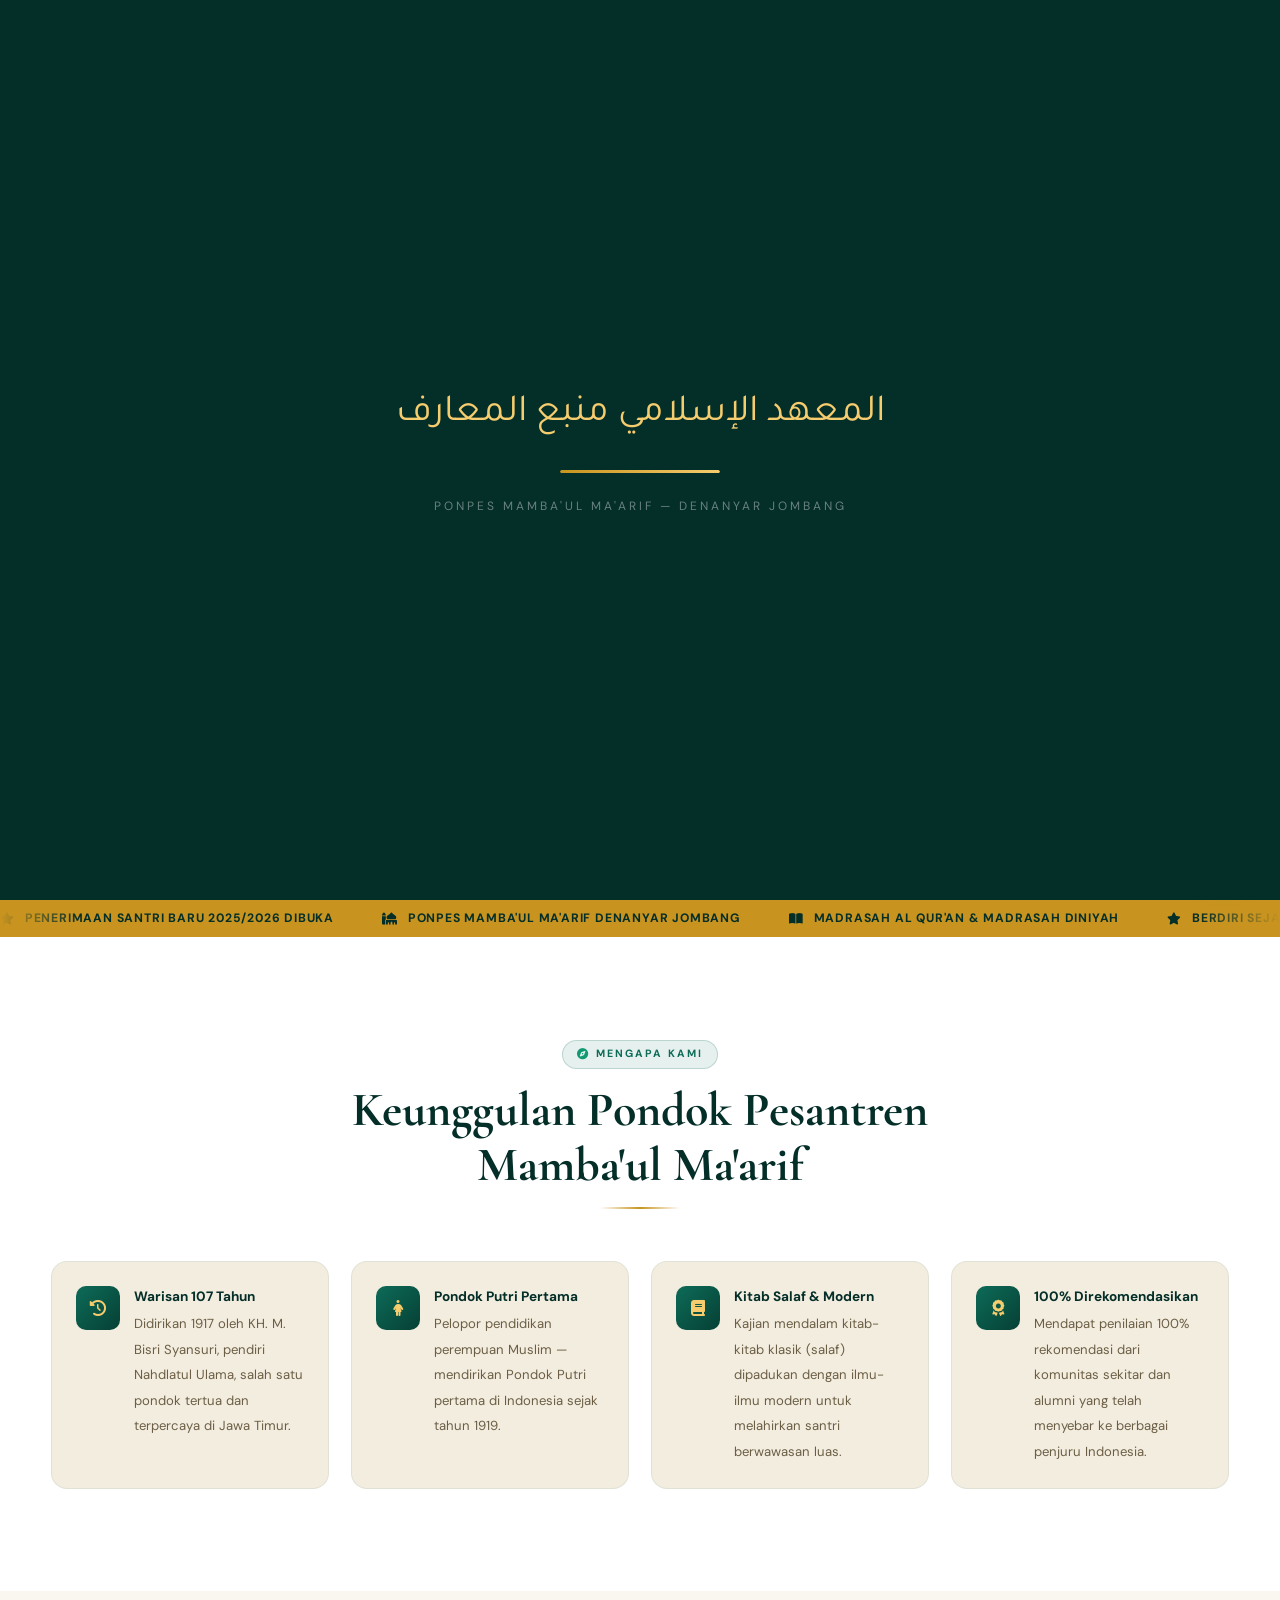
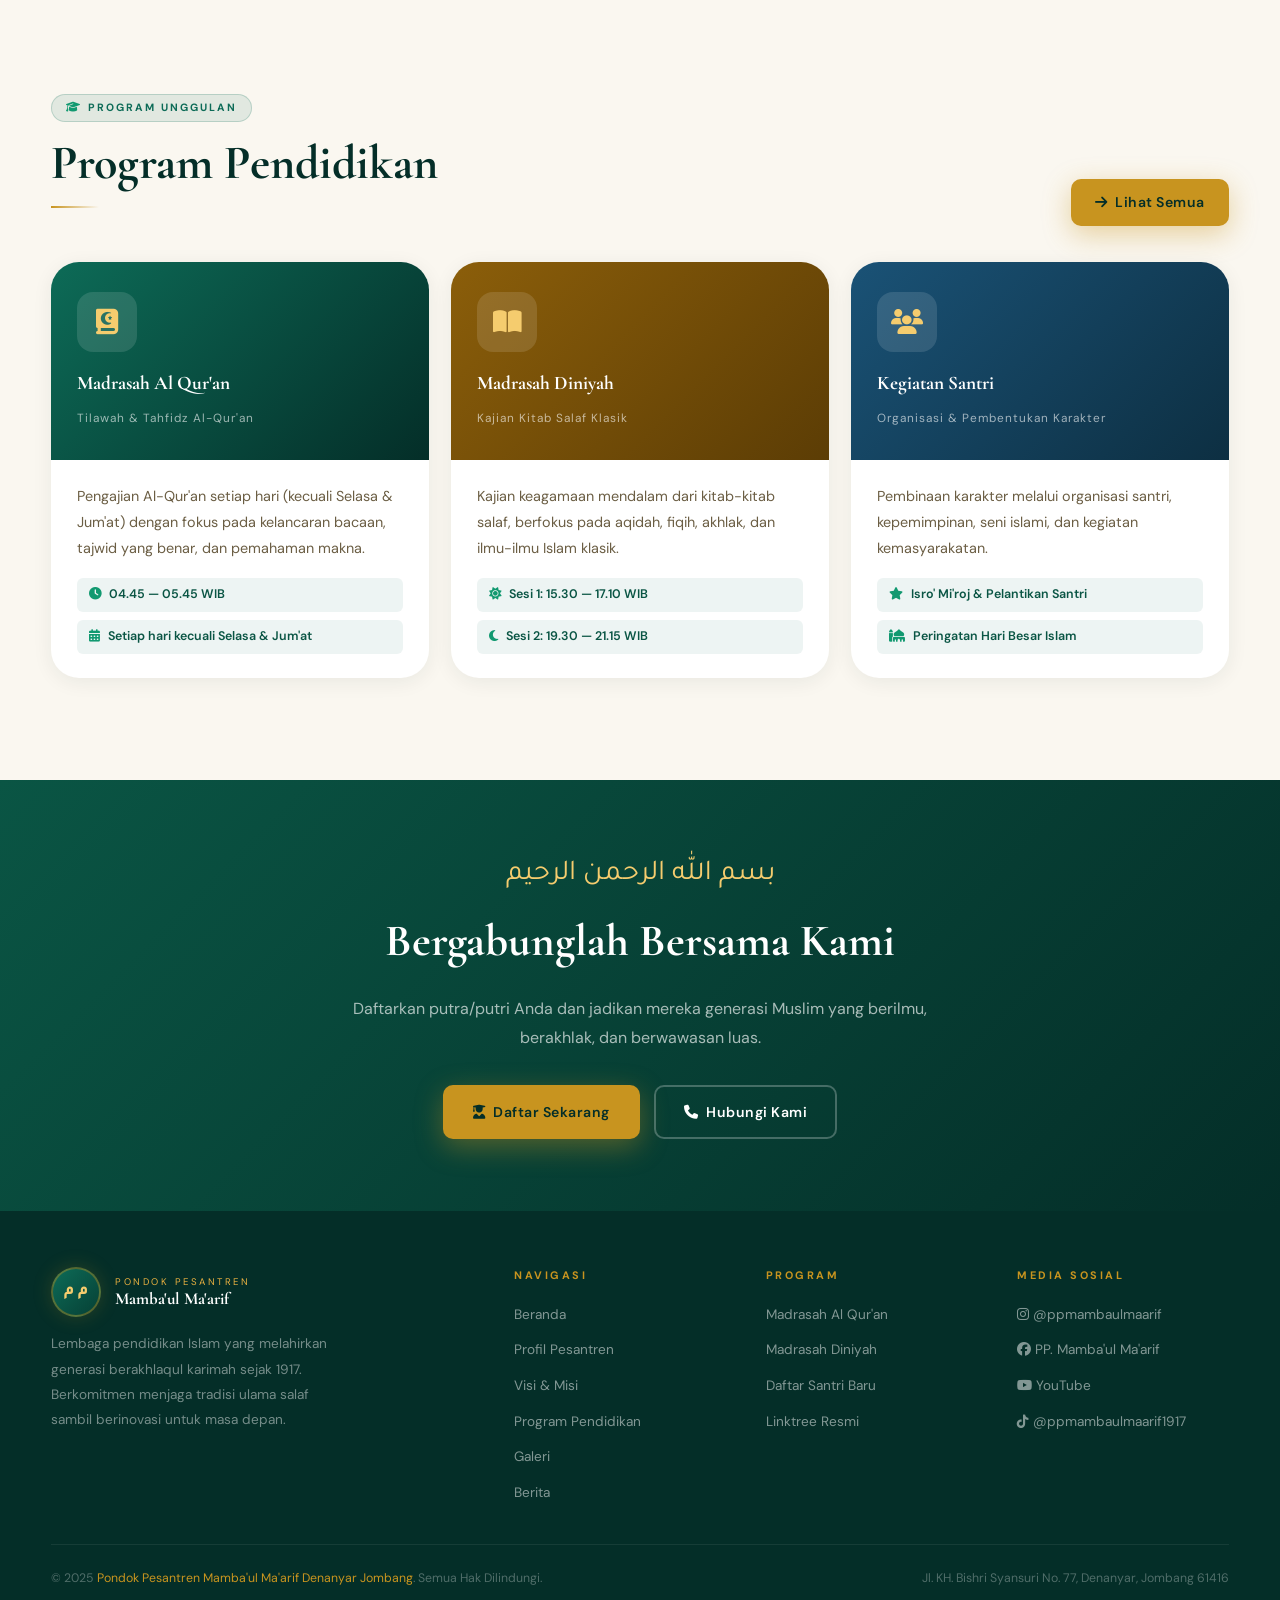
<file: index.html>
<!DOCTYPE html>
<html lang="id">
<head>
  <meta charset="UTF-8"/>
  <meta name="viewport" content="width=device-width, initial-scale=1.0"/>
  <meta name="description" content="Pondok Pesantren Mamba'ul Ma'arif Denanyar Jombang - Lembaga Pendidikan Islam terkemuka sejak 1917"/>
  <meta name="keywords" content="pondok pesantren, mamba'ul ma'arif, cdenanyar, jombang, pesantren jombang, daftar santri"/>
  <meta name="author" content="Ponpes Mamba'ul Ma'arif"/>
  <meta property="og:title" content="Ponpes Mamba'ul Ma'arif | Denanyar Jombang"/>
  <meta property="og:description" content="Lembaga pendidikan Islam terkemuka sejak 1917. Madrasah Al Qur'an & Madrasah Diniyah."/>
  <title>Ponpes Mamba'ul Ma'arif | Denanyar Jombang — Sejak 1917</title>

  <!-- Google Fonts -->
  <link href="https://fonts.googleapis.com/css2?family=Cormorant+Garamond:ital,wght@0,400;0,600;0,700;1,400&family=Tajawal:wght@300;400;700;800&family=DM+Sans:wght@300;400;500;700&display=swap" rel="stylesheet"/>

  <!-- Font Awesome Icons -->
  <link rel="stylesheet" href="https://cdnjs.cloudflare.com/ajax/libs/font-awesome/6.5.0/css/all.min.css"/>

  <!-- ===== MAIN STYLESHEET ===== -->
  <link rel="stylesheet" href="style.css"/>
</head>
<body>

<!-- =====================================================
     LOADING SCREEN
===================================================== -->
<div id="loader">
  <div class="loader-arabic">المعهد الإسلامي منبع المعارف</div>
  <div class="loader-bar"><div class="loader-fill"></div></div>
  <span class="loader-name">Ponpes Mamba'ul Ma'arif — Denanyar Jombang</span>
</div>

<!-- =====================================================
     NAVBAR
===================================================== -->
<nav id="nav">
  <div class="nav-inner">
    <a href="#" class="nav-brand" onclick="showPage('home')">
      <div class="nav-seal">م م</div>
      <div class="nav-brand-text">
        <span class="sup">Pondok Pesantren</span>
        <span class="main">Mamba'ul Ma'arif</span>
      </div>
    </a>

    <ul class="nav-links" id="navLinks">
      <li><a href="#" onclick="showPage('home')"    data-page="home">Beranda</a></li>
      <li><a href="#" onclick="showPage('about')"   data-page="about">Profil</a></li>
      <li><a href="#" onclick="showPage('vm')"      data-page="vm">Visi &amp; Misi</a></li>
      <li><a href="#" onclick="showPage('prog')"    data-page="prog">Program</a></li>
      <li><a href="#" onclick="showPage('gallery')" data-page="gallery">Galeri</a></li>
      <li><a href="#" onclick="showPage('news')"    data-page="news">Berita</a></li>
      <li><a href="#" onclick="showPage('contact')" data-page="contact">Kontak</a></li>
      <li><a href="#" onclick="showPage('reg')"     data-page="reg" class="nav-daftar">Daftar Santri</a></li>
    </ul>

    <button class="burger" id="burger" aria-label="Buka menu">
      <span></span><span></span><span></span>
    </button>
  </div>
</nav>

<!-- =====================================================
     MOBILE DRAWER
===================================================== -->
<div class="drawer" id="drawer">
  <a href="#" onclick="showPage('home')">🏠 Beranda</a>
  <a href="#" onclick="showPage('about')">📖 Profil Pesantren</a>
  <a href="#" onclick="showPage('vm')">🌟 Visi &amp; Misi</a>
  <a href="#" onclick="showPage('prog')">🎓 Program Pendidikan</a>
  <a href="#" onclick="showPage('gallery')">🖼️ Galeri</a>
  <a href="#" onclick="showPage('news')">📰 Berita</a>
  <a href="#" onclick="showPage('contact')">📍 Kontak</a>
  <a href="#" onclick="showPage('reg')" style="color:var(--gold2);font-weight:700;">✨ Daftar Santri Baru</a>
</div>

<!-- =============================================================
     PAGE: HOME
============================================================= -->
<div class="page active" id="page-home">

  <!-- Hero -->
  <section class="hero">
    <div class="hero-geo"></div>
    <div class="hero-pattern"></div>
    <div class="hero-content">
      <div class="hero-left">
        <div class="tag">
          <i class="fas fa-star-and-crescent" style="color:var(--gold3);font-size:.8rem;"></i>
          <span>Berdiri Sejak 1917 — Denanyar, Jombang</span>
        </div>
        <p class="hero-ar">المعهد الإسلامي منبع المعارف الدنيير جومبانج</p>
        <h1 class="hero-h1">Mamba'ul<br><em>Ma'arif</em></h1>
        <p class="hero-sub">Denanyar · Jombang · Jawa Timur</p>
        <div class="hero-rule"></div>
        <p class="hero-p">Lembaga pendidikan Islam yang melahirkan generasi berakhlaqul karimah, berwawasan luas, dan mampu menjawab tantangan zaman dengan tetap berpegang teguh pada tradisi ulama salaf. Pondok Putri pertama di Indonesia.</p>
        <div class="hero-btns">
          <a href="#" onclick="showPage('reg')" class="btn btn-gold"><i class="fas fa-user-graduate"></i> Daftar Santri Baru</a>
          <a href="#" onclick="showPage('about')" class="btn btn-ghost"><i class="fas fa-book-open"></i> Profil Pondok</a>
        </div>
      </div>

      <div class="hero-right">
        <div class="hero-cards">
          <div class="hc rev"><span class="n" data-count="107">0</span><span class="l">Tahun Berdiri</span></div>
          <div class="hc rev"><span class="n" data-count="5">0</span><span class="l">Generasi Pengasuh</span></div>
          <div class="hc rev"><span class="n" data-count="9900">0</span><span class="l">Pengikut Instagram</span></div>
          <div class="hc rev"><span class="n">1917</span><span class="l">Tahun Pendirian</span></div>
        </div>
        <div class="hero-qcard">
          <p>"Mengembangkan Tradisi dan Berinovasi — Al-Muhafadhotul Alaa Qodimissholih Wal Akhdzu Bil Jadidil Asla"</p>
          <cite>— KH. M. Bisri Syansuri, Pendiri Ponpes</cite>
        </div>
      </div>
    </div>
    <div class="hero-scroll"><i class="fas fa-chevron-down"></i><span>Scroll</span></div>
  </section>

  <!-- Ticker -->
  <div class="ticker">
    <div class="ticker-track" id="ttk">
      <span class="ticker-item"><i class="fas fa-star"></i> Penerimaan Santri Baru 2025/2026 Dibuka</span>
      <span class="ticker-item"><i class="fas fa-mosque"></i> Ponpes Mamba'ul Ma'arif Denanyar Jombang</span>
      <span class="ticker-item"><i class="fas fa-book-open"></i> Madrasah Al Qur'an &amp; Madrasah Diniyah</span>
      <span class="ticker-item"><i class="fas fa-star"></i> Berdiri Sejak 1917 — Pondok Putri Pertama di Indonesia</span>
      <span class="ticker-item"><i class="fas fa-hashtag"></i> @ppmambaulmaarif | @ppmambaulmaarif1917</span>
      <!-- Duplicate for infinite scroll -->
      <span class="ticker-item"><i class="fas fa-star"></i> Penerimaan Santri Baru 2025/2026 Dibuka</span>
      <span class="ticker-item"><i class="fas fa-mosque"></i> Ponpes Mamba'ul Ma'arif Denanyar Jombang</span>
      <span class="ticker-item"><i class="fas fa-book-open"></i> Madrasah Al Qur'an &amp; Madrasah Diniyah</span>
      <span class="ticker-item"><i class="fas fa-star"></i> Berdiri Sejak 1917 — Pondok Putri Pertama di Indonesia</span>
      <span class="ticker-item"><i class="fas fa-hashtag"></i> @ppmambaulmaarif | @ppmambaulmaarif1917</span>
    </div>
  </div>

  <!-- Highlights -->
  <section class="sec" style="background:var(--white);">
    <div class="sec-inner">
      <div style="text-align:center;max-width:640px;margin:0 auto 52px;">
        <div class="sec-label rev"><i class="fas fa-compass"></i><span>Mengapa Kami</span></div>
        <h2 class="sec-title rev">Keunggulan Pondok Pesantren<br>Mamba'ul Ma'arif</h2>
        <div class="sec-rule rev" style="margin:0 auto;background:linear-gradient(90deg,transparent,var(--gold),transparent);width:80px;"></div>
      </div>
      <div style="display:grid;grid-template-columns:repeat(auto-fit,minmax(260px,1fr));gap:22px;">
        <div class="af rev" style="padding:24px;border-radius:var(--radius);">
          <div class="af-icon"><i class="fas fa-history"></i></div>
          <div class="af-text"><strong>Warisan 107 Tahun</strong><span>Didirikan 1917 oleh KH. M. Bisri Syansuri, pendiri Nahdlatul Ulama, salah satu pondok tertua dan terpercaya di Jawa Timur.</span></div>
        </div>
        <div class="af rev" style="padding:24px;border-radius:var(--radius);">
          <div class="af-icon"><i class="fas fa-female"></i></div>
          <div class="af-text"><strong>Pondok Putri Pertama</strong><span>Pelopor pendidikan perempuan Muslim — mendirikan Pondok Putri pertama di Indonesia sejak tahun 1919.</span></div>
        </div>
        <div class="af rev" style="padding:24px;border-radius:var(--radius);">
          <div class="af-icon"><i class="fas fa-book"></i></div>
          <div class="af-text"><strong>Kitab Salaf &amp; Modern</strong><span>Kajian mendalam kitab-kitab klasik (salaf) dipadukan dengan ilmu-ilmu modern untuk melahirkan santri berwawasan luas.</span></div>
        </div>
        <div class="af rev" style="padding:24px;border-radius:var(--radius);">
          <div class="af-icon"><i class="fas fa-award"></i></div>
          <div class="af-text"><strong>100% Direkomendasikan</strong><span>Mendapat penilaian 100% rekomendasi dari komunitas sekitar dan alumni yang telah menyebar ke berbagai penjuru Indonesia.</span></div>
        </div>
      </div>
    </div>
  </section>

  <!-- Program Preview -->
  <section class="sec" style="background:var(--cream);">
    <div class="sec-inner">
      <div style="display:flex;justify-content:space-between;align-items:flex-end;flex-wrap:wrap;gap:20px;margin-bottom:36px;">
        <div>
          <div class="sec-label rev"><i class="fas fa-graduation-cap"></i><span>Program Unggulan</span></div>
          <h2 class="sec-title rev">Program Pendidikan</h2>
          <div class="sec-rule rev"></div>
        </div>
        <a href="#" onclick="showPage('prog')" class="btn btn-gold rev" style="padding:10px 22px;"><i class="fas fa-arrow-right"></i> Lihat Semua</a>
      </div>
      <div class="prog-grid">
        <div class="prog-card rev">
          <div class="prog-top">
            <div class="prog-icon"><i class="fas fa-quran"></i></div>
            <h3>Madrasah Al Qur'an</h3>
            <span class="pt">Tilawah &amp; Tahfidz Al-Qur'an</span>
          </div>
          <div class="prog-body">
            <p>Pengajian Al-Qur'an setiap hari (kecuali Selasa &amp; Jum'at) dengan fokus pada kelancaran bacaan, tajwid yang benar, dan pemahaman makna.</p>
            <div class="prog-pills">
              <div class="pill"><i class="fas fa-clock"></i><span>04.45 — 05.45 WIB</span></div>
              <div class="pill"><i class="fas fa-calendar-alt"></i><span>Setiap hari kecuali Selasa &amp; Jum'at</span></div>
            </div>
          </div>
        </div>
        <div class="prog-card rev">
          <div class="prog-top" style="background:linear-gradient(135deg,#8b5e0a,#5c3d05);">
            <div class="prog-icon"><i class="fas fa-book-open"></i></div>
            <h3>Madrasah Diniyah</h3>
            <span class="pt">Kajian Kitab Salaf Klasik</span>
          </div>
          <div class="prog-body">
            <p>Kajian keagamaan mendalam dari kitab-kitab salaf, berfokus pada aqidah, fiqih, akhlak, dan ilmu-ilmu Islam klasik.</p>
            <div class="prog-pills">
              <div class="pill"><i class="fas fa-sun"></i><span>Sesi 1: 15.30 — 17.10 WIB</span></div>
              <div class="pill"><i class="fas fa-moon"></i><span>Sesi 2: 19.30 — 21.15 WIB</span></div>
            </div>
          </div>
        </div>
        <div class="prog-card rev">
          <div class="prog-top" style="background:linear-gradient(135deg,#1a5276,#0d2f42);">
            <div class="prog-icon"><i class="fas fa-users"></i></div>
            <h3>Kegiatan Santri</h3>
            <span class="pt">Organisasi &amp; Pembentukan Karakter</span>
          </div>
          <div class="prog-body">
            <p>Pembinaan karakter melalui organisasi santri, kepemimpinan, seni islami, dan kegiatan kemasyarakatan.</p>
            <div class="prog-pills">
              <div class="pill"><i class="fas fa-star"></i><span>Isro' Mi'roj &amp; Pelantikan Santri</span></div>
              <div class="pill"><i class="fas fa-mosque"></i><span>Peringatan Hari Besar Islam</span></div>
            </div>
          </div>
        </div>
      </div>
    </div>
  </section>

  <!-- CTA Banner -->
  <section style="background:linear-gradient(135deg,var(--g700),var(--g900));padding:72px clamp(20px,4%,60px);text-align:center;">
    <div style="max-width:640px;margin:0 auto;">
      <p style="font-family:var(--ff-arabic);font-size:1.8rem;color:var(--gold3);margin-bottom:8px;" class="rev">بسم الله الرحمن الرحيم</p>
      <h2 style="font-family:var(--ff-display);font-size:clamp(1.8rem,4vw,2.8rem);color:var(--white);margin-bottom:16px;" class="rev">Bergabunglah Bersama Kami</h2>
      <p style="color:rgba(255,255,255,.65);line-height:1.85;margin-bottom:32px;" class="rev">Daftarkan putra/putri Anda dan jadikan mereka generasi Muslim yang berilmu, berakhlak, dan berwawasan luas.</p>
      <div style="display:flex;gap:14px;justify-content:center;flex-wrap:wrap;" class="rev">
        <a href="#" onclick="showPage('reg')" class="btn btn-gold"><i class="fas fa-user-graduate"></i> Daftar Sekarang</a>
        <a href="#" onclick="showPage('contact')" class="btn btn-ghost"><i class="fas fa-phone"></i> Hubungi Kami</a>
      </div>
    </div>
  </section>
</div><!-- end #page-home -->


<!-- =============================================================
     PAGE: ABOUT / PROFIL
============================================================= -->
<div class="page" id="page-about">
  <section class="sec" style="padding-top:100px;">
    <div class="sec-inner">
      <div class="about-grid">
        <div class="rev-l">
          <div class="about-img-wrap">
            <div class="about-img-main">
              <div class="about-img-placeholder">
                <i class="fas fa-mosque"></i>
                <p style="font-family:var(--ff-display);font-size:1.1rem;">Ponpes Mamba'ul Ma'arif</p>
                <p style="font-size:.8rem;">Denanyar, Jombang</p>
              </div>
            </div>
            <div class="about-year-badge">
              <span class="yr">1917</span>
              <span class="lb">Tahun Berdiri</span>
            </div>
          </div>
          <div class="about-quote">
            <p>"Pondok ini didirikan sebagai wadah Tafaqquh Fiddin dan mencetak manusia yang berakhlaqul karimah serta berwawasan luas, mampu menjawab tantangan zaman."</p>
            <cite>— KH. M. Bisri Syansuri, Pendiri</cite>
          </div>
        </div>

        <div class="rev-r">
          <div class="sec-label"><i class="fas fa-history"></i><span>Selayang Pandang</span></div>
          <h2 class="sec-title">Profil Pondok Pesantren<br>Mamba'ul Ma'arif</h2>
          <div class="sec-rule"></div>
          <p style="color:var(--muted);line-height:1.9;margin-bottom:14px;">
            Pondok Pesantren Mamba'ul Ma'arif adalah lembaga yang didirikan oleh
            <strong style="color:var(--g700)">Al-Mukarrom KH. Bishri Syansuri</strong>,
            salah satu pendiri organisasi Nahdlatul Ulama' — organisasi keagamaan terbesar di Indonesia.
          </p>
          <p style="color:var(--muted);line-height:1.9;margin-bottom:14px;">
            Beliau lahir tanggal 20 Dzulhijjah 1304 H / 18 September 1886 M di Tayu Pati.
            KH. Bishri Syansuri menimba ilmu dari ulama-ulama tersohor seperti
            <strong style="color:var(--g700)">KH. Hasyim Asy'ari, Syekh Nawawi Al-Bantani,
            Syekh Mahfudz At-Tarmasi</strong>, dan Syekh KH. Kholil Bin Latif Bangkalan.
          </p>
          <p style="color:var(--muted);line-height:1.9;margin-bottom:28px;">
            Pondok Pesantren Mamba'ul Ma'arif berdiri pada <strong style="color:var(--g700)">tahun 1917</strong>
            yang diawali dengan 4 orang santri. Dua tahun kemudian disusul dengan berdirinya
            <strong style="color:var(--g700)">Pondok Pesantren Putri yang merupakan Pondok Putri pertama di Indonesia</strong>.
          </p>
          <div class="about-feature-row">
            <div class="af">
              <div class="af-icon"><i class="fas fa-map-marker-alt"></i></div>
              <div class="af-text"><strong>Lokasi</strong><span>Jl. KH. Bishri Syansuri No. 77 Denanyar, Jombang, Jawa Timur 61416</span></div>
            </div>
            <div class="af">
              <div class="af-icon"><i class="fas fa-calendar"></i></div>
              <div class="af-text"><strong>Tahun Berdiri</strong><span>1917 — 107 tahun melahirkan generasi Muslim berakhlaqul karimah</span></div>
            </div>
            <div class="af">
              <div class="af-icon"><i class="fas fa-users"></i></div>
              <div class="af-text"><strong>Media Sosial</strong><span>@ppmambaulmaarif (IG, FB) · @ppmambaulmaarif1917 (TikTok) · 9.900+ pengikut Instagram</span></div>
            </div>
          </div>
        </div>
      </div>
    </div>
  </section>
</div><!-- end #page-about -->


<!-- =============================================================
     PAGE: VISI & MISI
============================================================= -->
<div class="page" id="page-vm">
  <section class="sec vm-bg" style="padding-top:100px;">
    <div class="sec-inner">
      <div class="vm-center">
        <div class="sec-label rev" style="margin:0 auto 14px;"><i class="fas fa-compass"></i><span>Arah &amp; Tujuan</span></div>
        <h2 class="sec-title light rev">Visi &amp; Misi</h2>
        <div class="sec-rule rev" style="margin:0 auto 18px;background:linear-gradient(90deg,transparent,var(--gold),transparent);width:80px;"></div>
        <p class="sec-desc light rev">Landasan filosofis dan arah perjuangan Pondok Pesantren Mamba'ul Ma'arif dalam mendidik generasi Muslim yang unggul.</p>
      </div>
      <div class="vm-grid">
        <div class="vm-card rev-l">
          <div class="ic"><i class="fas fa-eye"></i></div>
          <h3>Visi</h3>
          <p>Memberikan bekal kepada santri menjadi <strong style="color:var(--gold3)">ilmuan muslim yang memiliki kompetensi akademik dan metodologis ilmu keislaman</strong>, keterampilan profesional memahami perubahan zaman.</p>
        </div>
        <div class="vm-card rev-r">
          <div class="ic"><i class="fas fa-rocket"></i></div>
          <h3>Misi</h3>
          <ul>
            <li>Menjadi lembaga berkualitas dalam bidang pendidikan dan pengajaran, sehingga mampu memenuhi tuntutan pengembangan keilmuan dan kebutuhan masyarakat.</li>
            <li>Menjadi pusat studi ilmu-ilmu klasik dan modern sehingga melahirkan lulusan yang berwawasan luas dan mendalam, berketrampilan profesional.</li>
            <li>Menjadi pusat pemahaman serta pemantapan Aqidah &amp; Akhlaqul Karimah, sehingga melahirkan keunggulan moral dan intelektual.</li>
          </ul>
        </div>
      </div>
      <div style="margin-top:40px;background:rgba(255,255,255,.06);border:1px solid rgba(200,148,31,.25);border-left:4px solid var(--gold);border-radius:var(--radius);padding:32px 36px;text-align:center;" class="rev">
        <p style="font-family:var(--ff-arabic);font-size:1.6rem;color:var(--gold3);margin-bottom:10px;">الْمُحَافَظَةُ عَلَى الْقَدِيمِ الصَّالِحِ وَالأَخْذُ بِالْجَدِيدِ الأَصْلَحِ</p>
        <p style="color:rgba(255,255,255,.75);font-size:1rem;font-style:italic;">
          "Al-Muhafadhotul Alaa Qodimissholih Wal Akhdzu Bil Jadidil Asla"<br>
          <strong style="color:var(--gold2)">Mengembangkan Tradisi dan Berinovasi untuk yang Lebih Baik</strong>
        </p>
      </div>
    </div>
  </section>
</div><!-- end #page-vm -->


<!-- =============================================================
     PAGE: PROGRAM PENDIDIKAN
============================================================= -->
<div class="page" id="page-prog">
  <section class="sec" style="padding-top:100px;">
    <div class="sec-inner">
      <div style="text-align:center;max-width:640px;margin:0 auto 52px;">
        <div class="sec-label rev"><i class="fas fa-graduation-cap"></i><span>Program Unggulan</span></div>
        <h2 class="sec-title rev">Program Pendidikan</h2>
        <div class="sec-rule rev" style="margin:0 auto;background:linear-gradient(90deg,transparent,var(--gold),transparent);width:80px;"></div>
        <p class="sec-desc rev" style="margin:14px auto 0;">Dua pilar pendidikan utama yang membentuk santri menjadi insan kamil.</p>
      </div>
      <div class="prog-grid">
        <div class="prog-card rev">
          <div class="prog-top">
            <div class="prog-icon"><i class="fas fa-quran"></i></div>
            <h3>Madrasah Al Qur'an</h3>
            <span class="pt">Program Tilawah, Tajwid &amp; Tahfidz</span>
          </div>
          <div class="prog-body">
            <p>Adalah kegiatan Pengajian Al-Qur'an yang dilakukan setiap hari selain Selasa dan Jum'at. Berfokus pada kelancaran bacaan, tajwid yang benar, dan pemahaman makna Al-Qur'an secara mendalam.</p>
            <div class="prog-pills">
              <div class="pill"><i class="fas fa-clock"></i><span>Pukul 04.45 — 05.45 WIB</span></div>
              <div class="pill"><i class="fas fa-calendar"></i><span>Setiap hari kecuali Selasa &amp; Jum'at</span></div>
              <div class="pill"><i class="fas fa-star"></i><span>Tilawah, Tajwid &amp; Hafalan</span></div>
            </div>
          </div>
        </div>
        <div class="prog-card rev">
          <div class="prog-top" style="background:linear-gradient(135deg,#8b5e0a,#5c3d05);">
            <div class="prog-icon"><i class="fas fa-book-open"></i></div>
            <h3>Madrasah Diniyah</h3>
            <span class="pt">Kajian Kitab-Kitab Salaf</span>
          </div>
          <div class="prog-body">
            <p>Adalah kegiatan yang berkonsentrasi pada pemahaman kajian keagamaan yang disandar langsung dari kitab-Kitab salaf (klasik).</p>
            <div class="prog-pills">
              <div class="pill"><i class="fas fa-sun"></i><span>Sesi 1: 15.30 — 17.10 WIB</span></div>
              <div class="pill"><i class="fas fa-moon"></i><span>Sesi 2: 19.30 — 21.15 WIB</span></div>
              <div class="pill"><i class="fas fa-book"></i><span>Aqidah, Fiqih, Akhlak, Nahwu-Shorof</span></div>
            </div>
          </div>
        </div>
        <div class="prog-card rev">
          <div class="prog-top" style="background:linear-gradient(135deg,#1a5276,#0d2f42);">
            <div class="prog-icon"><i class="fas fa-users"></i></div>
            <h3>Kegiatan Santri</h3>
            <span class="pt">Organisasi &amp; Pembentukan Karakter</span>
          </div>
          <div class="prog-body">
            <p>Selain pendidikan formal, santri dibina melalui kegiatan organisasi, kepemimpinan, seni islami, dan kegiatan kemasyarakatan untuk membentuk karakter yang kuat.</p>
            <div class="prog-pills">
              <div class="pill"><i class="fas fa-star-and-crescent"></i><span>Isro' Mi'roj &amp; Pelantikan OSIS</span></div>
              <div class="pill"><i class="fas fa-heart"></i><span>Peringatan Hari Besar Islam</span></div>
              <div class="pill"><i class="fas fa-hands-helping"></i><span>Kegiatan Kemasyarakatan</span></div>
            </div>
          </div>
        </div>
      </div>
    </div>
  </section>
</div><!-- end #page-prog -->


<!-- =============================================================
     PAGE: GALERI
============================================================= -->
<div class="page" id="page-gallery">
  <section class="sec gal-bg" style="padding-top:100px;">
    <div class="sec-inner">
      <div style="display:flex;justify-content:space-between;align-items:flex-end;flex-wrap:wrap;gap:14px;margin-bottom:8px;">
        <div>
          <div class="sec-label rev"><i class="fas fa-images"></i><span>Dokumentasi</span></div>
          <h2 class="sec-title light rev">Galeri Pesantren</h2>
          <div class="sec-rule rev"></div>
        </div>
        <div class="gal-socmed rev">
          <a href="https://www.instagram.com/ppmambaulmaarif" target="_blank" class="sm-btn ig"><i class="fab fa-instagram"></i> @ppmambaulmaarif</a>
          <a href="https://www.tiktok.com/@ppmambaulmaarif1917" target="_blank" class="sm-btn tt"><i class="fab fa-tiktok"></i> @ppmambaulmaarif1917</a>
          <a href="https://www.youtube.com/@ppmambaulmaarif" target="_blank" class="sm-btn yt"><i class="fab fa-youtube"></i> YouTube</a>
        </div>
      </div>
      <div class="gal-grid">
        <div class="gi" style="grid-column:span 2;">
          <div class="gi-inner" style="background:linear-gradient(135deg,rgba(13,107,87,.4),rgba(4,46,40,.6));flex-direction:row;gap:24px;padding:32px;">
            <i class="fas fa-mosque" style="font-size:3rem;color:rgba(200,148,31,.5);"></i>
            <div>
              <p style="font-family:var(--ff-display);font-size:1.3rem;color:var(--white);">Gedung Asrama Putra</p>
              <p style="font-size:.78rem;color:rgba(255,255,255,.5);margin-top:4px;">Jl. KH. Bishri Syansuri No. 77, Denanyar, Jombang</p>
            </div>
          </div>
          <div class="gi-overlay"><span>Asrama Putra — Ponpes Mamba'ul Ma'arif</span></div>
        </div>
        <div class="gi"><div class="gi-inner"><i class="fas fa-quran"></i><span>Pengajian Al-Qur'an</span></div><div class="gi-overlay"><span>Madrasah Al Qur'an</span></div></div>
        <div class="gi"><div class="gi-inner"><i class="fas fa-book-open"></i><span>Kajian Kitab Salaf</span></div><div class="gi-overlay"><span>Madrasah Diniyah</span></div></div>
        <div class="gi"><div class="gi-inner"><i class="fas fa-users"></i><span>Organisasi Santri</span></div><div class="gi-overlay"><span>Kegiatan Santri</span></div></div>
        <div class="gi"><div class="gi-inner"><i class="fas fa-star-and-crescent"></i><span>Peringatan PHBI</span></div><div class="gi-overlay"><span>Isro' Mi'roj &amp; Hari Besar Islam</span></div></div>
      </div>

      <!-- Social Media Stats -->
      <div style="display:grid;grid-template-columns:repeat(4,1fr);gap:16px;margin-top:32px;" class="rev">
        <div style="background:rgba(255,255,255,.06);border:1px solid rgba(255,255,255,.1);border-radius:var(--radius);padding:20px;text-align:center;">
          <i class="fab fa-instagram" style="font-size:1.8rem;color:#e1306c;margin-bottom:8px;display:block;"></i>
          <span style="font-family:var(--ff-display);font-size:1.6rem;color:var(--white);display:block;">9.902</span>
          <span style="font-size:.72rem;color:rgba(255,255,255,.5);">Pengikut Instagram</span>
        </div>
        <div style="background:rgba(255,255,255,.06);border:1px solid rgba(255,255,255,.1);border-radius:var(--radius);padding:20px;text-align:center;">
          <i class="fab fa-facebook" style="font-size:1.8rem;color:#1877f2;margin-bottom:8px;display:block;"></i>
          <span style="font-family:var(--ff-display);font-size:1.6rem;color:var(--white);display:block;">4.100+</span>
          <span style="font-size:.72rem;color:rgba(255,255,255,.5);">Pengikut Facebook</span>
        </div>
        <div style="background:rgba(255,255,255,.06);border:1px solid rgba(255,255,255,.1);border-radius:var(--radius);padding:20px;text-align:center;">
          <i class="fab fa-tiktok" style="font-size:1.8rem;color:var(--white);margin-bottom:8px;display:block;"></i>
          <span style="font-family:var(--ff-display);font-size:1.6rem;color:var(--white);display:block;">876</span>
          <span style="font-size:.72rem;color:rgba(255,255,255,.5);">Pengikut TikTok</span>
        </div>
        <div style="background:rgba(255,255,255,.06);border:1px solid rgba(255,255,255,.1);border-radius:var(--radius);padding:20px;text-align:center;">
          <i class="fab fa-youtube" style="font-size:1.8rem;color:#ff0000;margin-bottom:8px;display:block;"></i>
          <span style="font-family:var(--ff-display);font-size:1.6rem;color:var(--white);display:block;">131</span>
          <span style="font-size:.72rem;color:rgba(255,255,255,.5);">Subscriber YouTube</span>
        </div>
      </div>
    </div>
  </section>
</div><!-- end #page-gallery -->


<!-- =============================================================
     PAGE: BERITA
============================================================= -->
<div class="page" id="page-news">
  <section class="sec" style="padding-top:100px;">
    <div class="sec-inner">
      <div style="text-align:center;max-width:600px;margin:0 auto 48px;">
        <div class="sec-label rev"><i class="fas fa-newspaper"></i><span>Informasi Terkini</span></div>
        <h2 class="sec-title rev">Berita &amp; Artikel</h2>
        <div class="sec-rule rev" style="margin:0 auto;background:linear-gradient(90deg,transparent,var(--gold),transparent);width:80px;"></div>
      </div>
      <div class="news-grid">
        <div class="news-card rev">
          <div class="news-thumb"><i class="fas fa-user-graduate"></i><span class="news-cat">Pendaftaran</span></div>
          <div class="news-body">
            <p class="news-date"><i class="fas fa-calendar"></i> Maret 2025</p>
            <h4>Pendaftaran Santri Baru Tahun Ajaran 2025/2026 Resmi Dibuka</h4>
            <p>Ponpes Mamba'ul Ma'arif Denanyar Jombang kembali membuka pendaftaran santri baru. Segera daftarkan putra/putri Anda.</p>
            <a href="#" onclick="showPage('reg')" class="news-link">Daftar Sekarang <i class="fas fa-arrow-right"></i></a>
          </div>
        </div>
        <div class="news-card rev">
          <div class="news-thumb"><i class="fas fa-star-and-crescent"></i><span class="news-cat">Kegiatan</span></div>
          <div class="news-body">
            <p class="news-date"><i class="fas fa-calendar"></i> Februari 2025</p>
            <h4>Peringatan Isro' Mi'roj &amp; Pelantikan Organisasi Santri 2025</h4>
            <p>Ribuan santri mengikuti peringatan Isro' Mi'roj yang dirangkai dengan pelantikan pengurus organisasi santri (OSIS) tahun 2025.</p>
            <a href="#" class="news-link">Baca Selengkapnya <i class="fas fa-arrow-right"></i></a>
          </div>
        </div>
        <div class="news-card rev">
          <div class="news-thumb"><i class="fas fa-mosque"></i><span class="news-cat">Profil</span></div>
          <div class="news-body">
            <p class="news-date"><i class="fas fa-calendar"></i> Januari 2025</p>
            <h4>107 Tahun Mamba'ul Ma'arif — Warisan Ulama yang Terus Berkembang</h4>
            <p>Di usianya yang ke-107 tahun, Pondok Pesantren Mamba'ul Ma'arif terus bertransformasi sambil tetap menjaga nilai-nilai tradisi salaf yang kokoh.</p>
            <a href="#" class="news-link">Baca Selengkapnya <i class="fas fa-arrow-right"></i></a>
          </div>
        </div>
      </div>
    </div>
  </section>
</div><!-- end #page-news -->


<!-- =============================================================
     PAGE: DAFTAR SANTRI
============================================================= -->
<div class="page" id="page-reg">
  <section class="sec reg-bg" style="padding-top:100px;">
    <div class="sec-inner">
      <div class="reg-grid">
        <!-- Left: Info -->
        <div class="rev-l">
          <div class="sec-label"><i class="fas fa-user-graduate"></i><span>Penerimaan Santri Baru</span></div>
          <h2 style="font-family:var(--ff-display);font-size:clamp(2rem,4vw,2.8rem);color:var(--g900);margin-bottom:14px;">Bergabunglah Bersama Keluarga Besar Mamba'ul Ma'arif</h2>
          <div class="sec-rule"></div>
          <p class="sec-desc" style="margin-bottom:28px;">Daftarkan putra/putri Anda dan berikan mereka pendidikan terbaik — paduan ilmu agama mendalam dengan wawasan modern.</p>
          <div class="reg-steps">
            <div class="rs"><div class="rs-num">1</div><div class="rs-text"><strong>Isi Formulir Online</strong><span>Lengkapi data calon santri pada formulir di samping</span></div></div>
            <div class="rs"><div class="rs-num">2</div><div class="rs-text"><strong>Verifikasi &amp; Konfirmasi</strong><span>Tim kami akan menghubungi Anda via WhatsApp untuk konfirmasi</span></div></div>
            <div class="rs"><div class="rs-num">3</div><div class="rs-text"><strong>Tes Masuk</strong><span>Calon santri mengikuti tes baca Al-Qur'an dan wawancara</span></div></div>
            <div class="rs"><div class="rs-num">4</div><div class="rs-text"><strong>Pengumuman &amp; Daftar Ulang</strong><span>Hasil diumumkan dan calon santri melakukan daftar ulang</span></div></div>
          </div>
          <div style="margin-top:24px;padding:18px;background:rgba(13,107,87,.08);border-radius:var(--radius-sm);border:1px solid rgba(13,107,87,.15);">
            <p style="font-size:.82rem;color:var(--g600);line-height:1.8;">
              <i class="fas fa-info-circle"></i> <strong>Info lebih lanjut:</strong><br>
              📍 Jl. KH. Bishri Syansuri No. 77, Denanyar, Jombang<br>
              🔗 linktr.ee/ppmambaulmaarif
            </p>
          </div>
        </div>

        <!-- Right: Form -->
        <div class="rev-r">
          <div class="reg-form">
            <h3>Formulir Pendaftaran Santri Baru</h3>
            <div class="fg-row">
              <div class="fg"><label>Nama Lengkap *</label><input type="text" placeholder="Nama calon santri"/></div>
              <div class="fg"><label>Tempat Lahir *</label><input type="text" placeholder="Kota kelahiran"/></div>
            </div>
            <div class="fg-row">
              <div class="fg"><label>Tanggal Lahir *</label><input type="date"/></div>
              <div class="fg"><label>Jenis Kelamin *</label>
                <select><option value="">-- Pilih --</option><option>Putra</option><option>Putri</option></select>
              </div>
            </div>
            <div class="fg"><label>Nama Orang Tua / Wali *</label><input type="text" placeholder="Nama lengkap orang tua"/></div>
            <div class="fg-row">
              <div class="fg"><label>No. WhatsApp *</label><input type="tel" placeholder="08xx-xxxx-xxxx"/></div>
              <div class="fg"><label>Asal Daerah *</label><input type="text" placeholder="Kota / Kabupaten"/></div>
            </div>
            <div class="fg"><label>Pendidikan Terakhir *</label>
              <select><option value="">-- Pilih --</option><option>SD / MI</option><option>SMP / MTs</option><option>SMA / MA</option><option>Lainnya</option></select>
            </div>
            <div class="fg"><label>Program yang Diminati *</label>
              <select><option value="">-- Pilih --</option><option>Madrasah Al Qur'an</option><option>Madrasah Diniyah</option><option>Keduanya</option></select>
            </div>
            <div class="fg"><label>Pesan / Pertanyaan</label><textarea placeholder="Tulis pertanyaan atau informasi tambahan..."></textarea></div>
            <button class="btn-sub" onclick="submitForm()"><i class="fas fa-paper-plane"></i> Kirim Pendaftaran</button>
            <div class="form-msg" id="formMsg">✅ Pendaftaran berhasil terkirim! Tim kami akan segera menghubungi Anda via WhatsApp.</div>
          </div>
        </div>
      </div>
    </div>
  </section>
</div><!-- end #page-reg -->


<!-- =============================================================
     PAGE: KONTAK
============================================================= -->
<div class="page" id="page-contact">
  <section class="sec" style="padding-top:100px;">
    <div class="sec-inner">
      <div style="max-width:600px;margin-bottom:48px;">
        <div class="sec-label rev"><i class="fas fa-map-marker-alt"></i><span>Hubungi Kami</span></div>
        <h2 class="sec-title rev">Informasi Kontak &amp; Lokasi</h2>
        <div class="sec-rule rev"></div>
        <p class="sec-desc rev">Jangan ragu untuk menghubungi kami. Kami siap memberikan informasi lengkap tentang pesantren dan proses pendaftaran.</p>
      </div>
      <div class="contact-grid">
        <div>
          <div class="ci-item rev"><div class="ci-icon"><i class="fas fa-map-marker-alt"></i></div><div class="ci-text"><strong>Alamat</strong><span>Jl. KH. Bishri Syansuri No. 77<br>Denanyar, Jombang, Jawa Timur 61416</span></div></div>
          <div class="ci-item rev"><div class="ci-icon"><i class="fas fa-globe"></i></div><div class="ci-text"><strong>Link Resmi</strong><span>linktr.ee/ppmambaulmaarif</span></div></div>
          <div class="ci-item rev"><div class="ci-icon"><i class="fas fa-clock"></i></div><div class="ci-text"><strong>Jam Operasional</strong><span>Senin – Sabtu, 08.00 – 16.00 WIB</span></div></div>
          <div style="margin-top:20px;" class="rev">
            <p style="font-size:.72rem;color:var(--g500);letter-spacing:1.5px;text-transform:uppercase;font-weight:700;margin-bottom:14px;">Ikuti Kami di Media Sosial</p>
            <div style="display:flex;gap:10px;flex-wrap:wrap;">
              <a href="https://www.instagram.com/ppmambaulmaarif" target="_blank" class="sm-btn ig" style="font-size:.76rem;padding:8px 14px;"><i class="fab fa-instagram"></i> @ppmambaulmaarif</a>
              <a href="https://www.facebook.com/PP.Mambaulmaarif" target="_blank" class="sm-btn fb" style="font-size:.76rem;padding:8px 14px;"><i class="fab fa-facebook-f"></i> PP. Mamba'ul Ma'arif</a>
              <a href="https://www.youtube.com/@ppmambaulmaarif" target="_blank" class="sm-btn yt" style="font-size:.76rem;padding:8px 14px;"><i class="fab fa-youtube"></i> YouTube</a>
              <a href="https://www.tiktok.com/@ppmambaulmaarif1917" target="_blank" class="sm-btn tt" style="font-size:.76rem;padding:8px 14px;"><i class="fab fa-tiktok"></i> @ppmambaulmaarif1917</a>
            </div>
          </div>
        </div>
        <div class="rev-r">
          <div class="map-placeholder">
            <i class="fas fa-map-marked-alt"></i>
            <span style="font-size:.9rem;font-weight:600;">Ponpes Mamba'ul Ma'arif</span>
            <span>Jl. KH. Bishri Syansuri No. 77, Denanyar, Jombang</span>
            <a href="https://maps.google.com/?q=Ponpes+Mambaaul+Maarif+Denanyar+Jombang" target="_blank" class="btn btn-gold" style="margin-top:8px;font-size:.8rem;padding:10px 18px;"><i class="fas fa-directions"></i> Buka Google Maps</a>
          </div>
        </div>
      </div>
    </div>
  </section>
</div><!-- end #page-contact -->


<!-- =============================================================
     FOOTER
============================================================= -->
<footer>
  <div class="footer-inner">
    <div class="footer-top">
      <div class="footer-brand">
        <div style="display:flex;align-items:center;gap:14px;">
          <div class="nav-seal" style="width:50px;height:50px;">م م</div>
          <div class="nav-brand-text">
            <span class="sup">Pondok Pesantren</span>
            <span class="main">Mamba'ul Ma'arif</span>
          </div>
        </div>
        <p>Lembaga pendidikan Islam yang melahirkan generasi berakhlaqul karimah sejak 1917. Berkomitmen menjaga tradisi ulama salaf sambil berinovasi untuk masa depan.</p>
      </div>
      <div class="footer-col">
        <h5>Navigasi</h5>
        <ul>
          <li><a href="#" onclick="showPage('home')">Beranda</a></li>
          <li><a href="#" onclick="showPage('about')">Profil Pesantren</a></li>
          <li><a href="#" onclick="showPage('vm')">Visi &amp; Misi</a></li>
          <li><a href="#" onclick="showPage('prog')">Program Pendidikan</a></li>
          <li><a href="#" onclick="showPage('gallery')">Galeri</a></li>
          <li><a href="#" onclick="showPage('news')">Berita</a></li>
        </ul>
      </div>
      <div class="footer-col">
        <h5>Program</h5>
        <ul>
          <li><a href="#" onclick="showPage('prog')">Madrasah Al Qur'an</a></li>
          <li><a href="#" onclick="showPage('prog')">Madrasah Diniyah</a></li>
          <li><a href="#" onclick="showPage('reg')">Daftar Santri Baru</a></li>
          <li><a href="https://linktr.ee/ppmambaulmaarif" target="_blank">Linktree Resmi</a></li>
        </ul>
      </div>
      <div class="footer-col">
        <h5>Media Sosial</h5>
        <ul>
          <li><a href="https://www.instagram.com/ppmambaulmaarif" target="_blank"><i class="fab fa-instagram"></i> @ppmambaulmaarif</a></li>
          <li><a href="https://www.facebook.com/PP.Mambaulmaarif" target="_blank"><i class="fab fa-facebook"></i> PP. Mamba'ul Ma'arif</a></li>
          <li><a href="https://www.youtube.com/@ppmambaulmaarif" target="_blank"><i class="fab fa-youtube"></i> YouTube</a></li>
          <li><a href="https://www.tiktok.com/@ppmambaulmaarif1917" target="_blank"><i class="fab fa-tiktok"></i> @ppmambaulmaarif1917</a></li>
        </ul>
      </div>
    </div>
    <div class="footer-bot">
      <p>© 2025 <span>Pondok Pesantren Mamba'ul Ma'arif Denanyar Jombang</span>. Semua Hak Dilindungi.</p>
      <p>Jl. KH. Bishri Syansuri No. 77, Denanyar, Jombang 61416</p>
    </div>
  </div>
</footer>

<!-- WhatsApp Float Button -->
<a id="wa"
   href="https://wa.me/628xxxxxxxxxx?text=Assalamu'alaikum, saya ingin mengetahui info lebih lanjut tentang Ponpes Mamba'ul Ma'arif"
   target="_blank"
   title="Chat via WhatsApp">
  <i class="fab fa-whatsapp"></i>
</a>

<!-- Back to Top Button -->
<button id="btt" aria-label="Kembali ke atas">
  <i class="fas fa-chevron-up"></i>
</button>

<!-- ===== MAIN JAVASCRIPT ===== -->
<script src="script.js"></script>

</body>
</html>
</file>
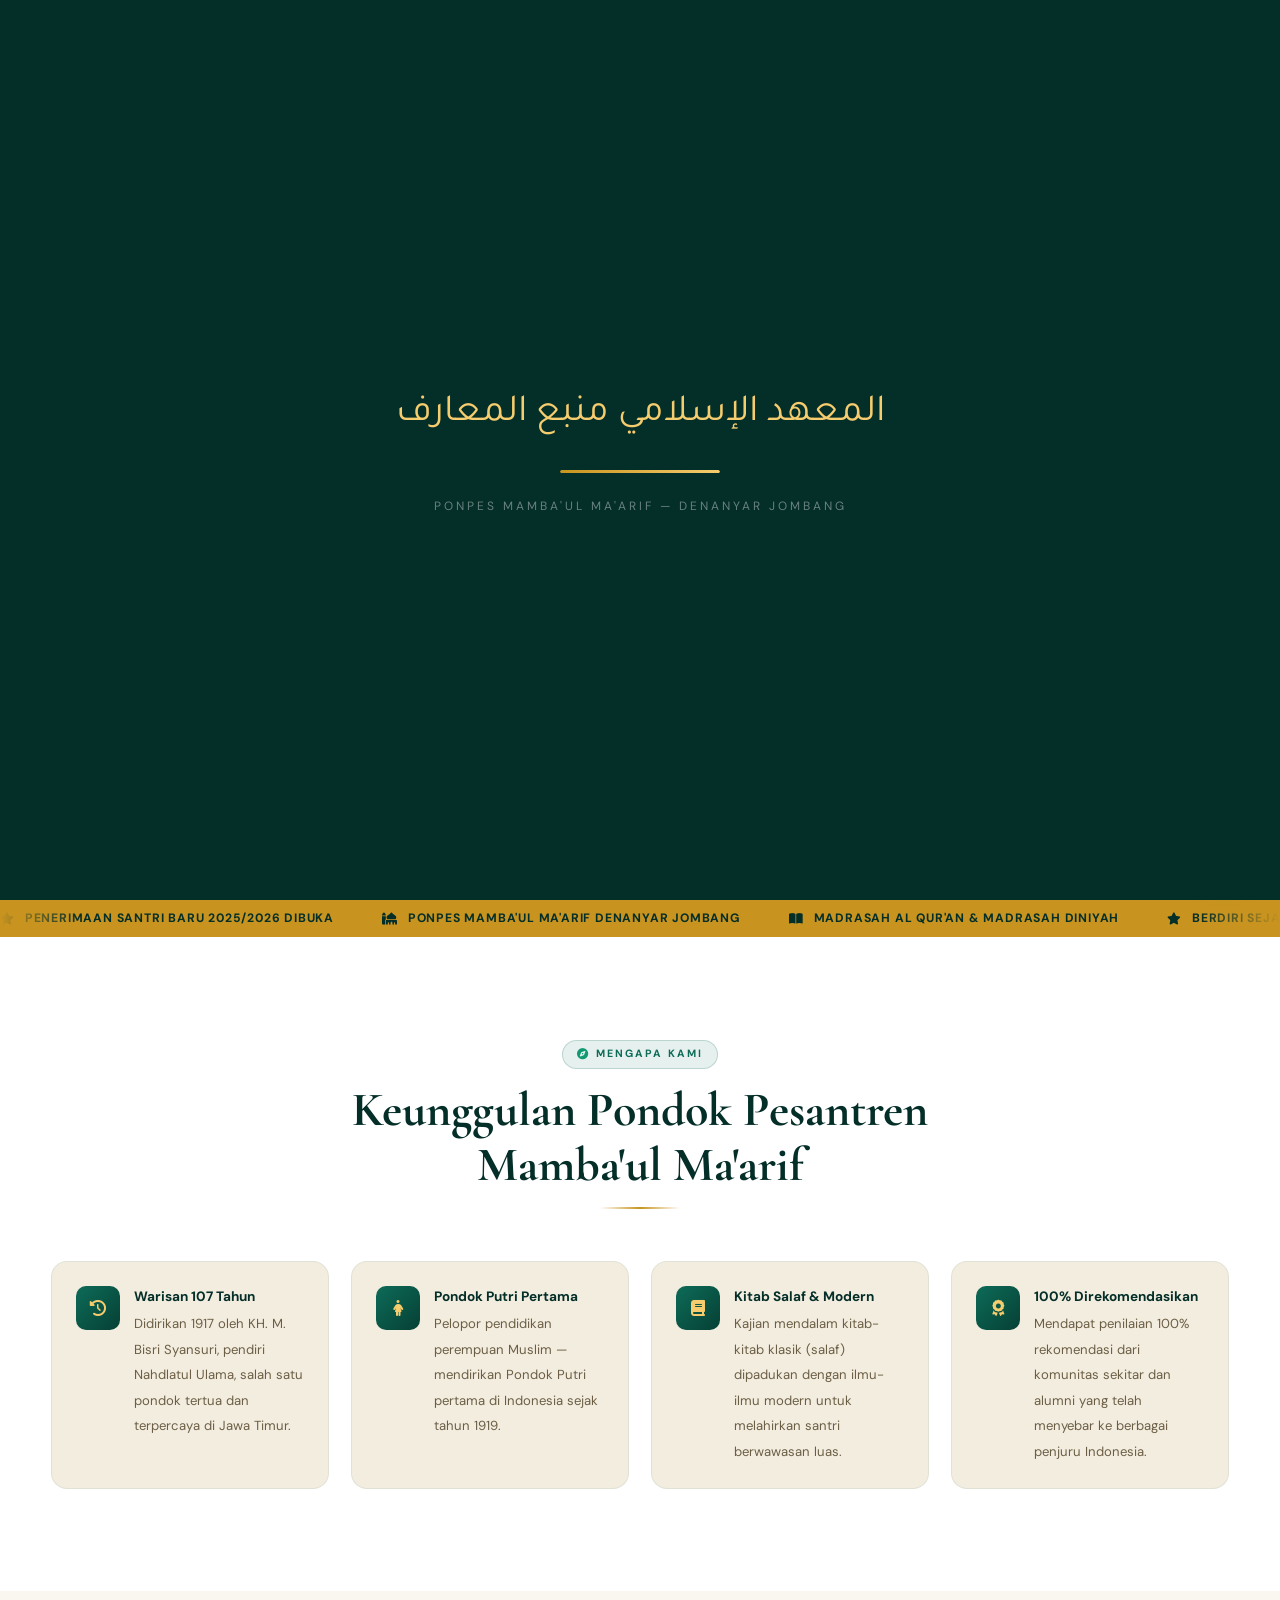
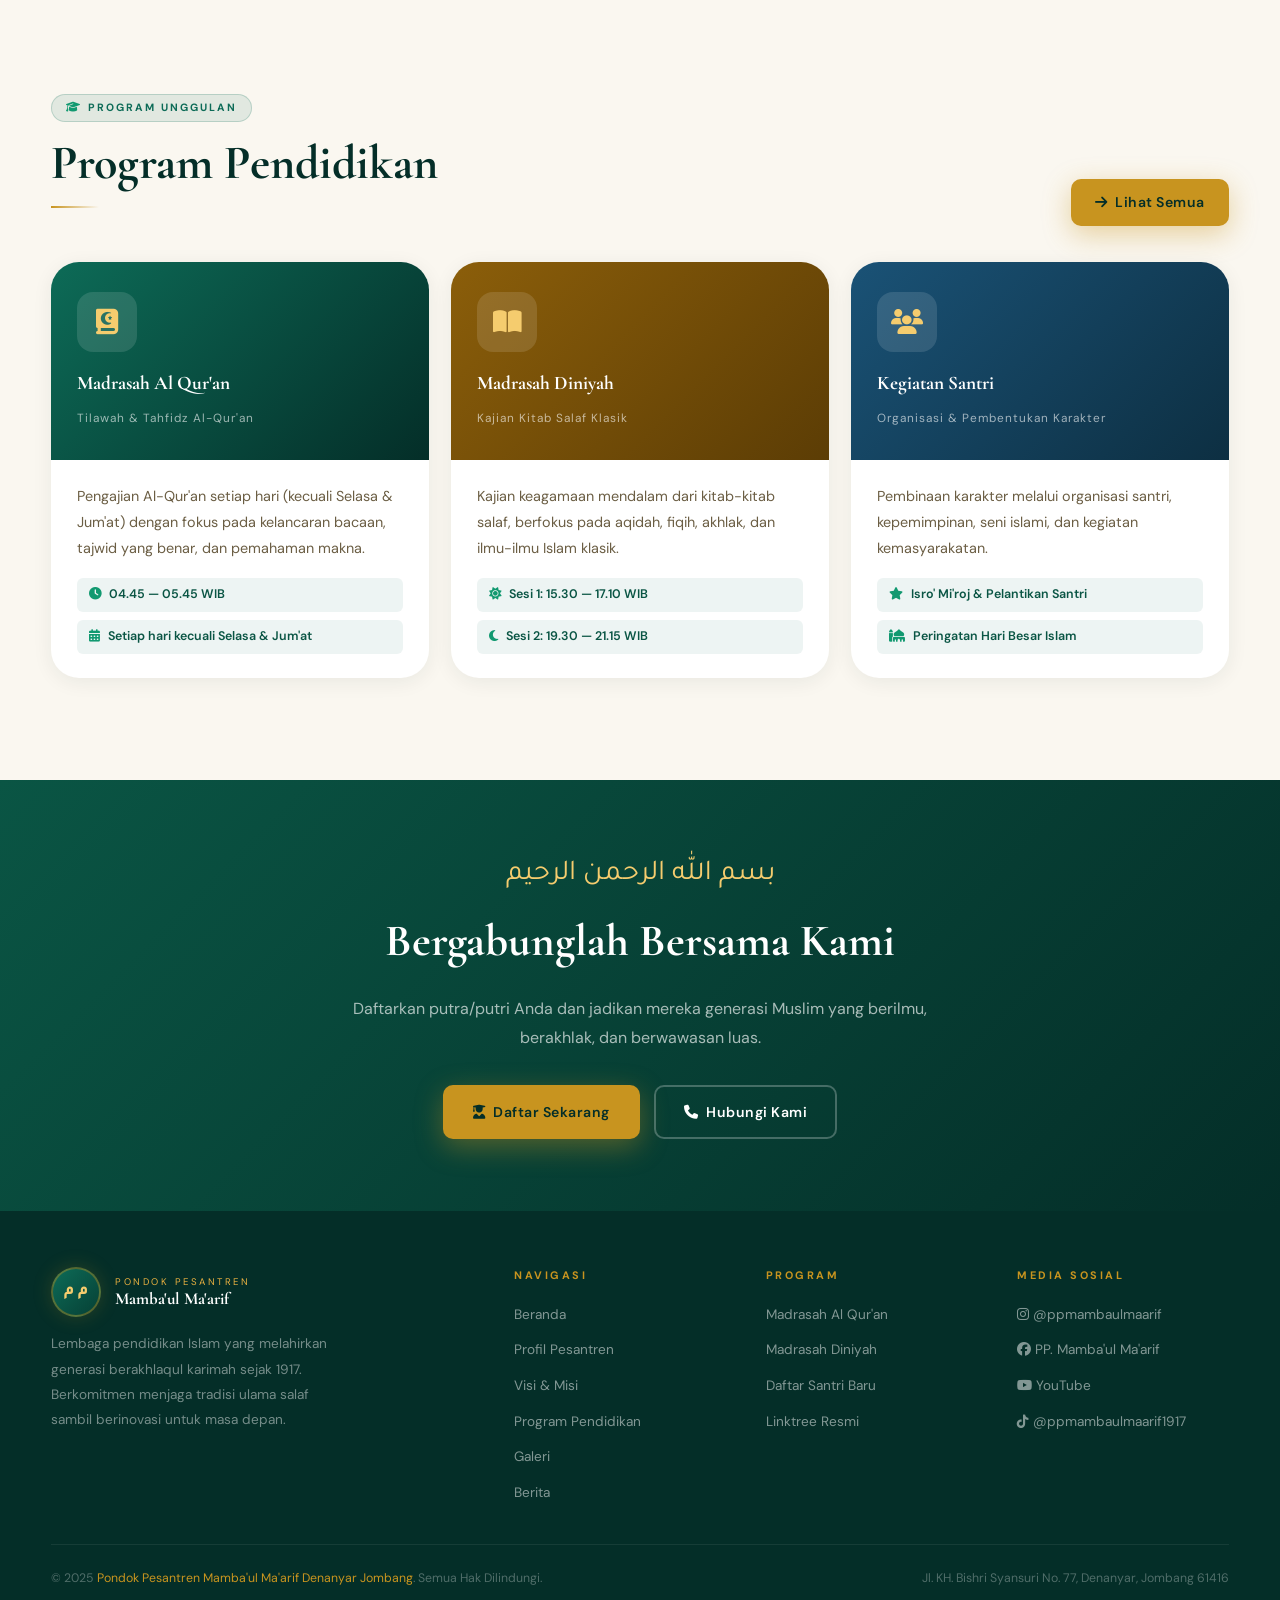
<file: assets/index.html>
<!DOCTYPE html>
<html lang="id">
<head>
  <meta charset="UTF-8"/>
  <meta name="viewport" content="width=device-width, initial-scale=1.0"/>
  <meta name="description" content="Pondok Pesantren Mamba'ul Ma'arif Denanyar Jombang - Lembaga Pendidikan Islam terkemuka sejak 1917"/>
  <meta name="keywords" content="pondok pesantren, mamba'ul ma'arif, denanyar, jombang, pesantren jombang, daftar santri"/>
  <meta name="author" content="Ponpes Mamba'ul Ma'arif"/>
  <meta property="og:title" content="Ponpes Mamba'ul Ma'arif | Denanyar Jombang"/>
  <meta property="og:description" content="Lembaga pendidikan Islam terkemuka sejak 1917. Madrasah Al Qur'an & Madrasah Diniyah."/>
  <title>Ponpes Mamba'ul Ma'arif | Denanyar Jombang — Sejak 1917</title>

  <!-- Google Fonts -->
  <link href="https://fonts.googleapis.com/css2?family=Cormorant+Garamond:ital,wght@0,400;0,600;0,700;1,400&family=Tajawal:wght@300;400;700;800&family=DM+Sans:wght@300;400;500;700&display=swap" rel="stylesheet"/>

  <!-- Font Awesome Icons -->
  <link rel="stylesheet" href="https://cdnjs.cloudflare.com/ajax/libs/font-awesome/6.5.0/css/all.min.css"/>

  <!-- ===== MAIN STYLESHEET ===== -->
  <link rel="stylesheet" href="style.css"/>
</head>
<body>

<!-- =====================================================
     LOADING SCREEN
===================================================== -->
<div id="loader">
  <div class="loader-arabic">المعهد الإسلامي منبع المعارف</div>
  <div class="loader-bar"><div class="loader-fill"></div></div>
  <span class="loader-name">Ponpes Mamba'ul Ma'arif — Denanyar Jombang</span>
</div>

<!-- =====================================================
     NAVBAR
===================================================== -->
<nav id="nav">
  <div class="nav-inner">
    <a href="#" class="nav-brand" onclick="showPage('home')">
      <div class="nav-seal">م م</div>
      <div class="nav-brand-text">
        <span class="sup">Pondok Pesantren</span>
        <span class="main">Mamba'ul Ma'arif</span>
      </div>
    </a>

    <ul class="nav-links" id="navLinks">
      <li><a href="#" onclick="showPage('home')"    data-page="home">Beranda</a></li>
      <li><a href="#" onclick="showPage('about')"   data-page="about">Profil</a></li>
      <li><a href="#" onclick="showPage('vm')"      data-page="vm">Visi &amp; Misi</a></li>
      <li><a href="#" onclick="showPage('prog')"    data-page="prog">Program</a></li>
      <li><a href="#" onclick="showPage('gallery')" data-page="gallery">Galeri</a></li>
      <li><a href="#" onclick="showPage('news')"    data-page="news">Berita</a></li>
      <li><a href="#" onclick="showPage('contact')" data-page="contact">Kontak</a></li>
      <li><a href="#" onclick="showPage('reg')"     data-page="reg" class="nav-daftar">Daftar Santri</a></li>
    </ul>

    <button class="burger" id="burger" aria-label="Buka menu">
      <span></span><span></span><span></span>
    </button>
  </div>
</nav>

<!-- =====================================================
     MOBILE DRAWER
===================================================== -->
<div class="drawer" id="drawer">
  <a href="#" onclick="showPage('home')">🏠 Beranda</a>
  <a href="#" onclick="showPage('about')">📖 Profil Pesantren</a>
  <a href="#" onclick="showPage('vm')">🌟 Visi &amp; Misi</a>
  <a href="#" onclick="showPage('prog')">🎓 Program Pendidikan</a>
  <a href="#" onclick="showPage('gallery')">🖼️ Galeri</a>
  <a href="#" onclick="showPage('news')">📰 Berita</a>
  <a href="#" onclick="showPage('contact')">📍 Kontak</a>
  <a href="#" onclick="showPage('reg')" style="color:var(--gold2);font-weight:700;">✨ Daftar Santri Baru</a>
</div>

<!-- =============================================================
     PAGE: HOME
============================================================= -->
<div class="page active" id="page-home">

  <!-- Hero -->
  <section class="hero">
    <div class="hero-geo"></div>
    <div class="hero-pattern"></div>
    <div class="hero-content">
      <div class="hero-left">
        <div class="tag">
          <i class="fas fa-star-and-crescent" style="color:var(--gold3);font-size:.8rem;"></i>
          <span>Berdiri Sejak 1917 — Denanyar, Jombang</span>
        </div>
        <p class="hero-ar">المعهد الإسلامي منبع المعارف الدنيير جومبانج</p>
        <h1 class="hero-h1">Mamba'ul<br><em>Ma'arif</em></h1>
        <p class="hero-sub">Denanyar · Jombang · Jawa Timur</p>
        <div class="hero-rule"></div>
        <p class="hero-p">Lembaga pendidikan Islam yang melahirkan generasi berakhlaqul karimah, berwawasan luas, dan mampu menjawab tantangan zaman dengan tetap berpegang teguh pada tradisi ulama salaf. Pondok Putri pertama di Indonesia.</p>
        <div class="hero-btns">
          <a href="#" onclick="showPage('reg')" class="btn btn-gold"><i class="fas fa-user-graduate"></i> Daftar Santri Baru</a>
          <a href="#" onclick="showPage('about')" class="btn btn-ghost"><i class="fas fa-book-open"></i> Profil Pondok</a>
        </div>
      </div>

      <div class="hero-right">
        <div class="hero-cards">
          <div class="hc rev"><span class="n" data-count="107">0</span><span class="l">Tahun Berdiri</span></div>
          <div class="hc rev"><span class="n" data-count="5">0</span><span class="l">Generasi Pengasuh</span></div>
          <div class="hc rev"><span class="n" data-count="9900">0</span><span class="l">Pengikut Instagram</span></div>
          <div class="hc rev"><span class="n">1917</span><span class="l">Tahun Pendirian</span></div>
        </div>
        <div class="hero-qcard">
          <p>"Mengembangkan Tradisi dan Berinovasi — Al-Muhafadhotul Alaa Qodimissholih Wal Akhdzu Bil Jadidil Asla"</p>
          <cite>— KH. M. Bisri Syansuri, Pendiri Ponpes</cite>
        </div>
      </div>
    </div>
    <div class="hero-scroll"><i class="fas fa-chevron-down"></i><span>Scroll</span></div>
  </section>

  <!-- Ticker -->
  <div class="ticker">
    <div class="ticker-track" id="ttk">
      <span class="ticker-item"><i class="fas fa-star"></i> Penerimaan Santri Baru 2025/2026 Dibuka</span>
      <span class="ticker-item"><i class="fas fa-mosque"></i> Ponpes Mamba'ul Ma'arif Denanyar Jombang</span>
      <span class="ticker-item"><i class="fas fa-book-open"></i> Madrasah Al Qur'an &amp; Madrasah Diniyah</span>
      <span class="ticker-item"><i class="fas fa-star"></i> Berdiri Sejak 1917 — Pondok Putri Pertama di Indonesia</span>
      <span class="ticker-item"><i class="fas fa-hashtag"></i> @ppmambaulmaarif | @ppmambaulmaarif1917</span>
      <!-- Duplicate for infinite scroll -->
      <span class="ticker-item"><i class="fas fa-star"></i> Penerimaan Santri Baru 2025/2026 Dibuka</span>
      <span class="ticker-item"><i class="fas fa-mosque"></i> Ponpes Mamba'ul Ma'arif Denanyar Jombang</span>
      <span class="ticker-item"><i class="fas fa-book-open"></i> Madrasah Al Qur'an &amp; Madrasah Diniyah</span>
      <span class="ticker-item"><i class="fas fa-star"></i> Berdiri Sejak 1917 — Pondok Putri Pertama di Indonesia</span>
      <span class="ticker-item"><i class="fas fa-hashtag"></i> @ppmambaulmaarif | @ppmambaulmaarif1917</span>
    </div>
  </div>

  <!-- Highlights -->
  <section class="sec" style="background:var(--white);">
    <div class="sec-inner">
      <div style="text-align:center;max-width:640px;margin:0 auto 52px;">
        <div class="sec-label rev"><i class="fas fa-compass"></i><span>Mengapa Kami</span></div>
        <h2 class="sec-title rev">Keunggulan Pondok Pesantren<br>Mamba'ul Ma'arif</h2>
        <div class="sec-rule rev" style="margin:0 auto;background:linear-gradient(90deg,transparent,var(--gold),transparent);width:80px;"></div>
      </div>
      <div style="display:grid;grid-template-columns:repeat(auto-fit,minmax(260px,1fr));gap:22px;">
        <div class="af rev" style="padding:24px;border-radius:var(--radius);">
          <div class="af-icon"><i class="fas fa-history"></i></div>
          <div class="af-text"><strong>Warisan 107 Tahun</strong><span>Didirikan 1917 oleh KH. M. Bisri Syansuri, pendiri Nahdlatul Ulama, salah satu pondok tertua dan terpercaya di Jawa Timur.</span></div>
        </div>
        <div class="af rev" style="padding:24px;border-radius:var(--radius);">
          <div class="af-icon"><i class="fas fa-female"></i></div>
          <div class="af-text"><strong>Pondok Putri Pertama</strong><span>Pelopor pendidikan perempuan Muslim — mendirikan Pondok Putri pertama di Indonesia sejak tahun 1919.</span></div>
        </div>
        <div class="af rev" style="padding:24px;border-radius:var(--radius);">
          <div class="af-icon"><i class="fas fa-book"></i></div>
          <div class="af-text"><strong>Kitab Salaf &amp; Modern</strong><span>Kajian mendalam kitab-kitab klasik (salaf) dipadukan dengan ilmu-ilmu modern untuk melahirkan santri berwawasan luas.</span></div>
        </div>
        <div class="af rev" style="padding:24px;border-radius:var(--radius);">
          <div class="af-icon"><i class="fas fa-award"></i></div>
          <div class="af-text"><strong>100% Direkomendasikan</strong><span>Mendapat penilaian 100% rekomendasi dari komunitas sekitar dan alumni yang telah menyebar ke berbagai penjuru Indonesia.</span></div>
        </div>
      </div>
    </div>
  </section>

  <!-- Program Preview -->
  <section class="sec" style="background:var(--cream);">
    <div class="sec-inner">
      <div style="display:flex;justify-content:space-between;align-items:flex-end;flex-wrap:wrap;gap:20px;margin-bottom:36px;">
        <div>
          <div class="sec-label rev"><i class="fas fa-graduation-cap"></i><span>Program Unggulan</span></div>
          <h2 class="sec-title rev">Program Pendidikan</h2>
          <div class="sec-rule rev"></div>
        </div>
        <a href="#" onclick="showPage('prog')" class="btn btn-gold rev" style="padding:10px 22px;"><i class="fas fa-arrow-right"></i> Lihat Semua</a>
      </div>
      <div class="prog-grid">
        <div class="prog-card rev">
          <div class="prog-top">
            <div class="prog-icon"><i class="fas fa-quran"></i></div>
            <h3>Madrasah Al Qur'an</h3>
            <span class="pt">Tilawah &amp; Tahfidz Al-Qur'an</span>
          </div>
          <div class="prog-body">
            <p>Pengajian Al-Qur'an setiap hari (kecuali Selasa &amp; Jum'at) dengan fokus pada kelancaran bacaan, tajwid yang benar, dan pemahaman makna.</p>
            <div class="prog-pills">
              <div class="pill"><i class="fas fa-clock"></i><span>04.45 — 05.45 WIB</span></div>
              <div class="pill"><i class="fas fa-calendar-alt"></i><span>Setiap hari kecuali Selasa &amp; Jum'at</span></div>
            </div>
          </div>
        </div>
        <div class="prog-card rev">
          <div class="prog-top" style="background:linear-gradient(135deg,#8b5e0a,#5c3d05);">
            <div class="prog-icon"><i class="fas fa-book-open"></i></div>
            <h3>Madrasah Diniyah</h3>
            <span class="pt">Kajian Kitab Salaf Klasik</span>
          </div>
          <div class="prog-body">
            <p>Kajian keagamaan mendalam dari kitab-kitab salaf, berfokus pada aqidah, fiqih, akhlak, dan ilmu-ilmu Islam klasik.</p>
            <div class="prog-pills">
              <div class="pill"><i class="fas fa-sun"></i><span>Sesi 1: 15.30 — 17.10 WIB</span></div>
              <div class="pill"><i class="fas fa-moon"></i><span>Sesi 2: 19.30 — 21.15 WIB</span></div>
            </div>
          </div>
        </div>
        <div class="prog-card rev">
          <div class="prog-top" style="background:linear-gradient(135deg,#1a5276,#0d2f42);">
            <div class="prog-icon"><i class="fas fa-users"></i></div>
            <h3>Kegiatan Santri</h3>
            <span class="pt">Organisasi &amp; Pembentukan Karakter</span>
          </div>
          <div class="prog-body">
            <p>Pembinaan karakter melalui organisasi santri, kepemimpinan, seni islami, dan kegiatan kemasyarakatan.</p>
            <div class="prog-pills">
              <div class="pill"><i class="fas fa-star"></i><span>Isro' Mi'roj &amp; Pelantikan Santri</span></div>
              <div class="pill"><i class="fas fa-mosque"></i><span>Peringatan Hari Besar Islam</span></div>
            </div>
          </div>
        </div>
      </div>
    </div>
  </section>

  <!-- CTA Banner -->
  <section style="background:linear-gradient(135deg,var(--g700),var(--g900));padding:72px clamp(20px,4%,60px);text-align:center;">
    <div style="max-width:640px;margin:0 auto;">
      <p style="font-family:var(--ff-arabic);font-size:1.8rem;color:var(--gold3);margin-bottom:8px;" class="rev">بسم الله الرحمن الرحيم</p>
      <h2 style="font-family:var(--ff-display);font-size:clamp(1.8rem,4vw,2.8rem);color:var(--white);margin-bottom:16px;" class="rev">Bergabunglah Bersama Kami</h2>
      <p style="color:rgba(255,255,255,.65);line-height:1.85;margin-bottom:32px;" class="rev">Daftarkan putra/putri Anda dan jadikan mereka generasi Muslim yang berilmu, berakhlak, dan berwawasan luas.</p>
      <div style="display:flex;gap:14px;justify-content:center;flex-wrap:wrap;" class="rev">
        <a href="#" onclick="showPage('reg')" class="btn btn-gold"><i class="fas fa-user-graduate"></i> Daftar Sekarang</a>
        <a href="#" onclick="showPage('contact')" class="btn btn-ghost"><i class="fas fa-phone"></i> Hubungi Kami</a>
      </div>
    </div>
  </section>
</div><!-- end #page-home -->


<!-- =============================================================
     PAGE: ABOUT / PROFIL
============================================================= -->
<div class="page" id="page-about">
  <section class="sec" style="padding-top:100px;">
    <div class="sec-inner">
      <div class="about-grid">
        <div class="rev-l">
          <div class="about-img-wrap">
            <div class="about-img-main">
              <div class="about-img-placeholder">
                <i class="fas fa-mosque"></i>
                <p style="font-family:var(--ff-display);font-size:1.1rem;">Ponpes Mamba'ul Ma'arif</p>
                <p style="font-size:.8rem;">Denanyar, Jombang</p>
              </div>
            </div>
            <div class="about-year-badge">
              <span class="yr">1917</span>
              <span class="lb">Tahun Berdiri</span>
            </div>
          </div>
          <div class="about-quote">
            <p>"Pondok ini didirikan sebagai wadah Tafaqquh Fiddin dan mencetak manusia yang berakhlaqul karimah serta berwawasan luas, mampu menjawab tantangan zaman."</p>
            <cite>— KH. M. Bisri Syansuri, Pendiri</cite>
          </div>
        </div>

        <div class="rev-r">
          <div class="sec-label"><i class="fas fa-history"></i><span>Selayang Pandang</span></div>
          <h2 class="sec-title">Profil Pondok Pesantren<br>Mamba'ul Ma'arif</h2>
          <div class="sec-rule"></div>
          <p style="color:var(--muted);line-height:1.9;margin-bottom:14px;">
            Pondok Pesantren Mamba'ul Ma'arif adalah lembaga yang didirikan oleh
            <strong style="color:var(--g700)">Al-Mukarrom KH. Bishri Syansuri</strong>,
            salah satu pendiri organisasi Nahdlatul Ulama' — organisasi keagamaan terbesar di Indonesia.
          </p>
          <p style="color:var(--muted);line-height:1.9;margin-bottom:14px;">
            Beliau lahir tanggal 20 Dzulhijjah 1304 H / 18 September 1886 M di Tayu Pati.
            KH. Bishri Syansuri menimba ilmu dari ulama-ulama tersohor seperti
            <strong style="color:var(--g700)">KH. Hasyim Asy'ari, Syekh Nawawi Al-Bantani,
            Syekh Mahfudz At-Tarmasi</strong>, dan Syekh KH. Kholil Bin Latif Bangkalan.
          </p>
          <p style="color:var(--muted);line-height:1.9;margin-bottom:28px;">
            Pondok Pesantren Mamba'ul Ma'arif berdiri pada <strong style="color:var(--g700)">tahun 1917</strong>
            yang diawali dengan 4 orang santri. Dua tahun kemudian disusul dengan berdirinya
            <strong style="color:var(--g700)">Pondok Pesantren Putri yang merupakan Pondok Putri pertama di Indonesia</strong>.
          </p>
          <div class="about-feature-row">
            <div class="af">
              <div class="af-icon"><i class="fas fa-map-marker-alt"></i></div>
              <div class="af-text"><strong>Lokasi</strong><span>Jl. KH. Bishri Syansuri No. 77 Denanyar, Jombang, Jawa Timur 61416</span></div>
            </div>
            <div class="af">
              <div class="af-icon"><i class="fas fa-calendar"></i></div>
              <div class="af-text"><strong>Tahun Berdiri</strong><span>1917 — 107 tahun melahirkan generasi Muslim berakhlaqul karimah</span></div>
            </div>
            <div class="af">
              <div class="af-icon"><i class="fas fa-users"></i></div>
              <div class="af-text"><strong>Media Sosial</strong><span>@ppmambaulmaarif (IG, FB) · @ppmambaulmaarif1917 (TikTok) · 9.900+ pengikut Instagram</span></div>
            </div>
          </div>
        </div>
      </div>
    </div>
  </section>
</div><!-- end #page-about -->


<!-- =============================================================
     PAGE: VISI & MISI
============================================================= -->
<div class="page" id="page-vm">
  <section class="sec vm-bg" style="padding-top:100px;">
    <div class="sec-inner">
      <div class="vm-center">
        <div class="sec-label rev" style="margin:0 auto 14px;"><i class="fas fa-compass"></i><span>Arah &amp; Tujuan</span></div>
        <h2 class="sec-title light rev">Visi &amp; Misi</h2>
        <div class="sec-rule rev" style="margin:0 auto 18px;background:linear-gradient(90deg,transparent,var(--gold),transparent);width:80px;"></div>
        <p class="sec-desc light rev">Landasan filosofis dan arah perjuangan Pondok Pesantren Mamba'ul Ma'arif dalam mendidik generasi Muslim yang unggul.</p>
      </div>
      <div class="vm-grid">
        <div class="vm-card rev-l">
          <div class="ic"><i class="fas fa-eye"></i></div>
          <h3>Visi</h3>
          <p>Memberikan bekal kepada santri menjadi <strong style="color:var(--gold3)">ilmuan muslim yang memiliki kompetensi akademik dan metodologis ilmu keislaman</strong>, keterampilan profesional memahami perubahan zaman.</p>
        </div>
        <div class="vm-card rev-r">
          <div class="ic"><i class="fas fa-rocket"></i></div>
          <h3>Misi</h3>
          <ul>
            <li>Menjadi lembaga berkualitas dalam bidang pendidikan dan pengajaran, sehingga mampu memenuhi tuntutan pengembangan keilmuan dan kebutuhan masyarakat.</li>
            <li>Menjadi pusat studi ilmu-ilmu klasik dan modern sehingga melahirkan lulusan yang berwawasan luas dan mendalam, berketrampilan profesional.</li>
            <li>Menjadi pusat pemahaman serta pemantapan Aqidah &amp; Akhlaqul Karimah, sehingga melahirkan keunggulan moral dan intelektual.</li>
          </ul>
        </div>
      </div>
      <div style="margin-top:40px;background:rgba(255,255,255,.06);border:1px solid rgba(200,148,31,.25);border-left:4px solid var(--gold);border-radius:var(--radius);padding:32px 36px;text-align:center;" class="rev">
        <p style="font-family:var(--ff-arabic);font-size:1.6rem;color:var(--gold3);margin-bottom:10px;">الْمُحَافَظَةُ عَلَى الْقَدِيمِ الصَّالِحِ وَالأَخْذُ بِالْجَدِيدِ الأَصْلَحِ</p>
        <p style="color:rgba(255,255,255,.75);font-size:1rem;font-style:italic;">
          "Al-Muhafadhotul Alaa Qodimissholih Wal Akhdzu Bil Jadidil Asla"<br>
          <strong style="color:var(--gold2)">Mengembangkan Tradisi dan Berinovasi untuk yang Lebih Baik</strong>
        </p>
      </div>
    </div>
  </section>
</div><!-- end #page-vm -->


<!-- =============================================================
     PAGE: PROGRAM PENDIDIKAN
============================================================= -->
<div class="page" id="page-prog">
  <section class="sec" style="padding-top:100px;">
    <div class="sec-inner">
      <div style="text-align:center;max-width:640px;margin:0 auto 52px;">
        <div class="sec-label rev"><i class="fas fa-graduation-cap"></i><span>Program Unggulan</span></div>
        <h2 class="sec-title rev">Program Pendidikan</h2>
        <div class="sec-rule rev" style="margin:0 auto;background:linear-gradient(90deg,transparent,var(--gold),transparent);width:80px;"></div>
        <p class="sec-desc rev" style="margin:14px auto 0;">Dua pilar pendidikan utama yang membentuk santri menjadi insan kamil.</p>
      </div>
      <div class="prog-grid">
        <div class="prog-card rev">
          <div class="prog-top">
            <div class="prog-icon"><i class="fas fa-quran"></i></div>
            <h3>Madrasah Al Qur'an</h3>
            <span class="pt">Program Tilawah, Tajwid &amp; Tahfidz</span>
          </div>
          <div class="prog-body">
            <p>Adalah kegiatan Pengajian Al-Qur'an yang dilakukan setiap hari selain Selasa dan Jum'at. Berfokus pada kelancaran bacaan, tajwid yang benar, dan pemahaman makna Al-Qur'an secara mendalam.</p>
            <div class="prog-pills">
              <div class="pill"><i class="fas fa-clock"></i><span>Pukul 04.45 — 05.45 WIB</span></div>
              <div class="pill"><i class="fas fa-calendar"></i><span>Setiap hari kecuali Selasa &amp; Jum'at</span></div>
              <div class="pill"><i class="fas fa-star"></i><span>Tilawah, Tajwid &amp; Hafalan</span></div>
            </div>
          </div>
        </div>
        <div class="prog-card rev">
          <div class="prog-top" style="background:linear-gradient(135deg,#8b5e0a,#5c3d05);">
            <div class="prog-icon"><i class="fas fa-book-open"></i></div>
            <h3>Madrasah Diniyah</h3>
            <span class="pt">Kajian Kitab-Kitab Salaf</span>
          </div>
          <div class="prog-body">
            <p>Adalah kegiatan yang berkonsentrasi pada pemahaman kajian keagamaan yang disandar langsung dari kitab-Kitab salaf (klasik).</p>
            <div class="prog-pills">
              <div class="pill"><i class="fas fa-sun"></i><span>Sesi 1: 15.30 — 17.10 WIB</span></div>
              <div class="pill"><i class="fas fa-moon"></i><span>Sesi 2: 19.30 — 21.15 WIB</span></div>
              <div class="pill"><i class="fas fa-book"></i><span>Aqidah, Fiqih, Akhlak, Nahwu-Shorof</span></div>
            </div>
          </div>
        </div>
        <div class="prog-card rev">
          <div class="prog-top" style="background:linear-gradient(135deg,#1a5276,#0d2f42);">
            <div class="prog-icon"><i class="fas fa-users"></i></div>
            <h3>Kegiatan Santri</h3>
            <span class="pt">Organisasi &amp; Pembentukan Karakter</span>
          </div>
          <div class="prog-body">
            <p>Selain pendidikan formal, santri dibina melalui kegiatan organisasi, kepemimpinan, seni islami, dan kegiatan kemasyarakatan untuk membentuk karakter yang kuat.</p>
            <div class="prog-pills">
              <div class="pill"><i class="fas fa-star-and-crescent"></i><span>Isro' Mi'roj &amp; Pelantikan OSIS</span></div>
              <div class="pill"><i class="fas fa-heart"></i><span>Peringatan Hari Besar Islam</span></div>
              <div class="pill"><i class="fas fa-hands-helping"></i><span>Kegiatan Kemasyarakatan</span></div>
            </div>
          </div>
        </div>
      </div>
    </div>
  </section>
</div><!-- end #page-prog -->


<!-- =============================================================
     PAGE: GALERI
============================================================= -->
<div class="page" id="page-gallery">
  <section class="sec gal-bg" style="padding-top:100px;">
    <div class="sec-inner">
      <div style="display:flex;justify-content:space-between;align-items:flex-end;flex-wrap:wrap;gap:14px;margin-bottom:8px;">
        <div>
          <div class="sec-label rev"><i class="fas fa-images"></i><span>Dokumentasi</span></div>
          <h2 class="sec-title light rev">Galeri Pesantren</h2>
          <div class="sec-rule rev"></div>
        </div>
        <div class="gal-socmed rev">
          <a href="https://www.instagram.com/ppmambaulmaarif" target="_blank" class="sm-btn ig"><i class="fab fa-instagram"></i> @ppmambaulmaarif</a>
          <a href="https://www.tiktok.com/@ppmambaulmaarif1917" target="_blank" class="sm-btn tt"><i class="fab fa-tiktok"></i> @ppmambaulmaarif1917</a>
          <a href="https://www.youtube.com/@ppmambaulmaarif" target="_blank" class="sm-btn yt"><i class="fab fa-youtube"></i> YouTube</a>
        </div>
      </div>
      <div class="gal-grid">
        <div class="gi" style="grid-column:span 2;">
          <div class="gi-inner" style="background:linear-gradient(135deg,rgba(13,107,87,.4),rgba(4,46,40,.6));flex-direction:row;gap:24px;padding:32px;">
            <i class="fas fa-mosque" style="font-size:3rem;color:rgba(200,148,31,.5);"></i>
            <div>
              <p style="font-family:var(--ff-display);font-size:1.3rem;color:var(--white);">Gedung Asrama Putra</p>
              <p style="font-size:.78rem;color:rgba(255,255,255,.5);margin-top:4px;">Jl. KH. Bishri Syansuri No. 77, Denanyar, Jombang</p>
            </div>
          </div>
          <div class="gi-overlay"><span>Asrama Putra — Ponpes Mamba'ul Ma'arif</span></div>
        </div>
        <div class="gi"><div class="gi-inner"><i class="fas fa-quran"></i><span>Pengajian Al-Qur'an</span></div><div class="gi-overlay"><span>Madrasah Al Qur'an</span></div></div>
        <div class="gi"><div class="gi-inner"><i class="fas fa-book-open"></i><span>Kajian Kitab Salaf</span></div><div class="gi-overlay"><span>Madrasah Diniyah</span></div></div>
        <div class="gi"><div class="gi-inner"><i class="fas fa-users"></i><span>Organisasi Santri</span></div><div class="gi-overlay"><span>Kegiatan Santri</span></div></div>
        <div class="gi"><div class="gi-inner"><i class="fas fa-star-and-crescent"></i><span>Peringatan PHBI</span></div><div class="gi-overlay"><span>Isro' Mi'roj &amp; Hari Besar Islam</span></div></div>
      </div>

      <!-- Social Media Stats -->
      <div style="display:grid;grid-template-columns:repeat(4,1fr);gap:16px;margin-top:32px;" class="rev">
        <div style="background:rgba(255,255,255,.06);border:1px solid rgba(255,255,255,.1);border-radius:var(--radius);padding:20px;text-align:center;">
          <i class="fab fa-instagram" style="font-size:1.8rem;color:#e1306c;margin-bottom:8px;display:block;"></i>
          <span style="font-family:var(--ff-display);font-size:1.6rem;color:var(--white);display:block;">9.902</span>
          <span style="font-size:.72rem;color:rgba(255,255,255,.5);">Pengikut Instagram</span>
        </div>
        <div style="background:rgba(255,255,255,.06);border:1px solid rgba(255,255,255,.1);border-radius:var(--radius);padding:20px;text-align:center;">
          <i class="fab fa-facebook" style="font-size:1.8rem;color:#1877f2;margin-bottom:8px;display:block;"></i>
          <span style="font-family:var(--ff-display);font-size:1.6rem;color:var(--white);display:block;">4.100+</span>
          <span style="font-size:.72rem;color:rgba(255,255,255,.5);">Pengikut Facebook</span>
        </div>
        <div style="background:rgba(255,255,255,.06);border:1px solid rgba(255,255,255,.1);border-radius:var(--radius);padding:20px;text-align:center;">
          <i class="fab fa-tiktok" style="font-size:1.8rem;color:var(--white);margin-bottom:8px;display:block;"></i>
          <span style="font-family:var(--ff-display);font-size:1.6rem;color:var(--white);display:block;">876</span>
          <span style="font-size:.72rem;color:rgba(255,255,255,.5);">Pengikut TikTok</span>
        </div>
        <div style="background:rgba(255,255,255,.06);border:1px solid rgba(255,255,255,.1);border-radius:var(--radius);padding:20px;text-align:center;">
          <i class="fab fa-youtube" style="font-size:1.8rem;color:#ff0000;margin-bottom:8px;display:block;"></i>
          <span style="font-family:var(--ff-display);font-size:1.6rem;color:var(--white);display:block;">131</span>
          <span style="font-size:.72rem;color:rgba(255,255,255,.5);">Subscriber YouTube</span>
        </div>
      </div>
    </div>
  </section>
</div><!-- end #page-gallery -->


<!-- =============================================================
     PAGE: BERITA
============================================================= -->
<div class="page" id="page-news">
  <section class="sec" style="padding-top:100px;">
    <div class="sec-inner">
      <div style="text-align:center;max-width:600px;margin:0 auto 48px;">
        <div class="sec-label rev"><i class="fas fa-newspaper"></i><span>Informasi Terkini</span></div>
        <h2 class="sec-title rev">Berita &amp; Artikel</h2>
        <div class="sec-rule rev" style="margin:0 auto;background:linear-gradient(90deg,transparent,var(--gold),transparent);width:80px;"></div>
      </div>
      <div class="news-grid">
        <div class="news-card rev">
          <div class="news-thumb"><i class="fas fa-user-graduate"></i><span class="news-cat">Pendaftaran</span></div>
          <div class="news-body">
            <p class="news-date"><i class="fas fa-calendar"></i> Maret 2025</p>
            <h4>Pendaftaran Santri Baru Tahun Ajaran 2025/2026 Resmi Dibuka</h4>
            <p>Ponpes Mamba'ul Ma'arif Denanyar Jombang kembali membuka pendaftaran santri baru. Segera daftarkan putra/putri Anda.</p>
            <a href="#" onclick="showPage('reg')" class="news-link">Daftar Sekarang <i class="fas fa-arrow-right"></i></a>
          </div>
        </div>
        <div class="news-card rev">
          <div class="news-thumb"><i class="fas fa-star-and-crescent"></i><span class="news-cat">Kegiatan</span></div>
          <div class="news-body">
            <p class="news-date"><i class="fas fa-calendar"></i> Februari 2025</p>
            <h4>Peringatan Isro' Mi'roj &amp; Pelantikan Organisasi Santri 2025</h4>
            <p>Ribuan santri mengikuti peringatan Isro' Mi'roj yang dirangkai dengan pelantikan pengurus organisasi santri (OSIS) tahun 2025.</p>
            <a href="#" class="news-link">Baca Selengkapnya <i class="fas fa-arrow-right"></i></a>
          </div>
        </div>
        <div class="news-card rev">
          <div class="news-thumb"><i class="fas fa-mosque"></i><span class="news-cat">Profil</span></div>
          <div class="news-body">
            <p class="news-date"><i class="fas fa-calendar"></i> Januari 2025</p>
            <h4>107 Tahun Mamba'ul Ma'arif — Warisan Ulama yang Terus Berkembang</h4>
            <p>Di usianya yang ke-107 tahun, Pondok Pesantren Mamba'ul Ma'arif terus bertransformasi sambil tetap menjaga nilai-nilai tradisi salaf yang kokoh.</p>
            <a href="#" class="news-link">Baca Selengkapnya <i class="fas fa-arrow-right"></i></a>
          </div>
        </div>
      </div>
    </div>
  </section>
</div><!-- end #page-news -->


<!-- =============================================================
     PAGE: DAFTAR SANTRI
============================================================= -->
<div class="page" id="page-reg">
  <section class="sec reg-bg" style="padding-top:100px;">
    <div class="sec-inner">
      <div class="reg-grid">
        <!-- Left: Info -->
        <div class="rev-l">
          <div class="sec-label"><i class="fas fa-user-graduate"></i><span>Penerimaan Santri Baru</span></div>
          <h2 style="font-family:var(--ff-display);font-size:clamp(2rem,4vw,2.8rem);color:var(--g900);margin-bottom:14px;">Bergabunglah Bersama Keluarga Besar Mamba'ul Ma'arif</h2>
          <div class="sec-rule"></div>
          <p class="sec-desc" style="margin-bottom:28px;">Daftarkan putra/putri Anda dan berikan mereka pendidikan terbaik — paduan ilmu agama mendalam dengan wawasan modern.</p>
          <div class="reg-steps">
            <div class="rs"><div class="rs-num">1</div><div class="rs-text"><strong>Isi Formulir Online</strong><span>Lengkapi data calon santri pada formulir di samping</span></div></div>
            <div class="rs"><div class="rs-num">2</div><div class="rs-text"><strong>Verifikasi &amp; Konfirmasi</strong><span>Tim kami akan menghubungi Anda via WhatsApp untuk konfirmasi</span></div></div>
            <div class="rs"><div class="rs-num">3</div><div class="rs-text"><strong>Tes Masuk</strong><span>Calon santri mengikuti tes baca Al-Qur'an dan wawancara</span></div></div>
            <div class="rs"><div class="rs-num">4</div><div class="rs-text"><strong>Pengumuman &amp; Daftar Ulang</strong><span>Hasil diumumkan dan calon santri melakukan daftar ulang</span></div></div>
          </div>
          <div style="margin-top:24px;padding:18px;background:rgba(13,107,87,.08);border-radius:var(--radius-sm);border:1px solid rgba(13,107,87,.15);">
            <p style="font-size:.82rem;color:var(--g600);line-height:1.8;">
              <i class="fas fa-info-circle"></i> <strong>Info lebih lanjut:</strong><br>
              📍 Jl. KH. Bishri Syansuri No. 77, Denanyar, Jombang<br>
              🔗 linktr.ee/ppmambaulmaarif
            </p>
          </div>
        </div>

        <!-- Right: Form -->
        <div class="rev-r">
          <div class="reg-form">
            <h3>Formulir Pendaftaran Santri Baru</h3>
            <div class="fg-row">
              <div class="fg"><label>Nama Lengkap *</label><input type="text" placeholder="Nama calon santri"/></div>
              <div class="fg"><label>Tempat Lahir *</label><input type="text" placeholder="Kota kelahiran"/></div>
            </div>
            <div class="fg-row">
              <div class="fg"><label>Tanggal Lahir *</label><input type="date"/></div>
              <div class="fg"><label>Jenis Kelamin *</label>
                <select><option value="">-- Pilih --</option><option>Putra</option><option>Putri</option></select>
              </div>
            </div>
            <div class="fg"><label>Nama Orang Tua / Wali *</label><input type="text" placeholder="Nama lengkap orang tua"/></div>
            <div class="fg-row">
              <div class="fg"><label>No. WhatsApp *</label><input type="tel" placeholder="08xx-xxxx-xxxx"/></div>
              <div class="fg"><label>Asal Daerah *</label><input type="text" placeholder="Kota / Kabupaten"/></div>
            </div>
            <div class="fg"><label>Pendidikan Terakhir *</label>
              <select><option value="">-- Pilih --</option><option>SD / MI</option><option>SMP / MTs</option><option>SMA / MA</option><option>Lainnya</option></select>
            </div>
            <div class="fg"><label>Program yang Diminati *</label>
              <select><option value="">-- Pilih --</option><option>Madrasah Al Qur'an</option><option>Madrasah Diniyah</option><option>Keduanya</option></select>
            </div>
            <div class="fg"><label>Pesan / Pertanyaan</label><textarea placeholder="Tulis pertanyaan atau informasi tambahan..."></textarea></div>
            <button class="btn-sub" onclick="submitForm()"><i class="fas fa-paper-plane"></i> Kirim Pendaftaran</button>
            <div class="form-msg" id="formMsg">✅ Pendaftaran berhasil terkirim! Tim kami akan segera menghubungi Anda via WhatsApp.</div>
          </div>
        </div>
      </div>
    </div>
  </section>
</div><!-- end #page-reg -->


<!-- =============================================================
     PAGE: KONTAK
============================================================= -->
<div class="page" id="page-contact">
  <section class="sec" style="padding-top:100px;">
    <div class="sec-inner">
      <div style="max-width:600px;margin-bottom:48px;">
        <div class="sec-label rev"><i class="fas fa-map-marker-alt"></i><span>Hubungi Kami</span></div>
        <h2 class="sec-title rev">Informasi Kontak &amp; Lokasi</h2>
        <div class="sec-rule rev"></div>
        <p class="sec-desc rev">Jangan ragu untuk menghubungi kami. Kami siap memberikan informasi lengkap tentang pesantren dan proses pendaftaran.</p>
      </div>
      <div class="contact-grid">
        <div>
          <div class="ci-item rev"><div class="ci-icon"><i class="fas fa-map-marker-alt"></i></div><div class="ci-text"><strong>Alamat</strong><span>Jl. KH. Bishri Syansuri No. 77<br>Denanyar, Jombang, Jawa Timur 61416</span></div></div>
          <div class="ci-item rev"><div class="ci-icon"><i class="fas fa-globe"></i></div><div class="ci-text"><strong>Link Resmi</strong><span>linktr.ee/ppmambaulmaarif</span></div></div>
          <div class="ci-item rev"><div class="ci-icon"><i class="fas fa-clock"></i></div><div class="ci-text"><strong>Jam Operasional</strong><span>Senin – Sabtu, 08.00 – 16.00 WIB</span></div></div>
          <div style="margin-top:20px;" class="rev">
            <p style="font-size:.72rem;color:var(--g500);letter-spacing:1.5px;text-transform:uppercase;font-weight:700;margin-bottom:14px;">Ikuti Kami di Media Sosial</p>
            <div style="display:flex;gap:10px;flex-wrap:wrap;">
              <a href="https://www.instagram.com/ppmambaulmaarif" target="_blank" class="sm-btn ig" style="font-size:.76rem;padding:8px 14px;"><i class="fab fa-instagram"></i> @ppmambaulmaarif</a>
              <a href="https://www.facebook.com/PP.Mambaulmaarif" target="_blank" class="sm-btn fb" style="font-size:.76rem;padding:8px 14px;"><i class="fab fa-facebook-f"></i> PP. Mamba'ul Ma'arif</a>
              <a href="https://www.youtube.com/@ppmambaulmaarif" target="_blank" class="sm-btn yt" style="font-size:.76rem;padding:8px 14px;"><i class="fab fa-youtube"></i> YouTube</a>
              <a href="https://www.tiktok.com/@ppmambaulmaarif1917" target="_blank" class="sm-btn tt" style="font-size:.76rem;padding:8px 14px;"><i class="fab fa-tiktok"></i> @ppmambaulmaarif1917</a>
            </div>
          </div>
        </div>
        <div class="rev-r">
          <div class="map-placeholder">
            <i class="fas fa-map-marked-alt"></i>
            <span style="font-size:.9rem;font-weight:600;">Ponpes Mamba'ul Ma'arif</span>
            <span>Jl. KH. Bishri Syansuri No. 77, Denanyar, Jombang</span>
            <a href="https://maps.google.com/?q=Ponpes+Mambaaul+Maarif+Denanyar+Jombang" target="_blank" class="btn btn-gold" style="margin-top:8px;font-size:.8rem;padding:10px 18px;"><i class="fas fa-directions"></i> Buka Google Maps</a>
          </div>
        </div>
      </div>
    </div>
  </section>
</div><!-- end #page-contact -->


<!-- =============================================================
     FOOTER
============================================================= -->
<footer>
  <div class="footer-inner">
    <div class="footer-top">
      <div class="footer-brand">
        <div style="display:flex;align-items:center;gap:14px;">
          <div class="nav-seal" style="width:50px;height:50px;">م م</div>
          <div class="nav-brand-text">
            <span class="sup">Pondok Pesantren</span>
            <span class="main">Mamba'ul Ma'arif</span>
          </div>
        </div>
        <p>Lembaga pendidikan Islam yang melahirkan generasi berakhlaqul karimah sejak 1917. Berkomitmen menjaga tradisi ulama salaf sambil berinovasi untuk masa depan.</p>
      </div>
      <div class="footer-col">
        <h5>Navigasi</h5>
        <ul>
          <li><a href="#" onclick="showPage('home')">Beranda</a></li>
          <li><a href="#" onclick="showPage('about')">Profil Pesantren</a></li>
          <li><a href="#" onclick="showPage('vm')">Visi &amp; Misi</a></li>
          <li><a href="#" onclick="showPage('prog')">Program Pendidikan</a></li>
          <li><a href="#" onclick="showPage('gallery')">Galeri</a></li>
          <li><a href="#" onclick="showPage('news')">Berita</a></li>
        </ul>
      </div>
      <div class="footer-col">
        <h5>Program</h5>
        <ul>
          <li><a href="#" onclick="showPage('prog')">Madrasah Al Qur'an</a></li>
          <li><a href="#" onclick="showPage('prog')">Madrasah Diniyah</a></li>
          <li><a href="#" onclick="showPage('reg')">Daftar Santri Baru</a></li>
          <li><a href="https://linktr.ee/ppmambaulmaarif" target="_blank">Linktree Resmi</a></li>
        </ul>
      </div>
      <div class="footer-col">
        <h5>Media Sosial</h5>
        <ul>
          <li><a href="https://www.instagram.com/ppmambaulmaarif" target="_blank"><i class="fab fa-instagram"></i> @ppmambaulmaarif</a></li>
          <li><a href="https://www.facebook.com/PP.Mambaulmaarif" target="_blank"><i class="fab fa-facebook"></i> PP. Mamba'ul Ma'arif</a></li>
          <li><a href="https://www.youtube.com/@ppmambaulmaarif" target="_blank"><i class="fab fa-youtube"></i> YouTube</a></li>
          <li><a href="https://www.tiktok.com/@ppmambaulmaarif1917" target="_blank"><i class="fab fa-tiktok"></i> @ppmambaulmaarif1917</a></li>
        </ul>
      </div>
    </div>
    <div class="footer-bot">
      <p>© 2025 <span>Pondok Pesantren Mamba'ul Ma'arif Denanyar Jombang</span>. Semua Hak Dilindungi.</p>
      <p>Jl. KH. Bishri Syansuri No. 77, Denanyar, Jombang 61416</p>
    </div>
  </div>
</footer>

<!-- WhatsApp Float Button -->
<a id="wa"
   href="https://wa.me/628xxxxxxxxxx?text=Assalamu'alaikum, saya ingin mengetahui info lebih lanjut tentang Ponpes Mamba'ul Ma'arif"
   target="_blank"
   title="Chat via WhatsApp">
  <i class="fab fa-whatsapp"></i>
</a>

<!-- Back to Top Button -->
<button id="btt" aria-label="Kembali ke atas">
  <i class="fas fa-chevron-up"></i>
</button>

<!-- ===== MAIN JAVASCRIPT ===== -->
<script src="script.js"></script>

</body>
</html>
</file>
<file: style.css>
/* =====================================================
   PONPES MAMBA'UL MA'ARIF — STYLE.CSS
   Denanyar Jombang | © 2025
   ===================================================== */

/* ===================================================
   DESIGN TOKENS
=================================================== */
:root {
  --g900:#042e28; --g800:#064035; --g700:#0a5544;
  --g600:#0d6b57; --g500:#119970; --g400:#28b98a;
  --g300:#5ed4a8; --g200:#a8f0d6; --g100:#e4fdf5;
  --gold:#c8941f;  --gold2:#e8b040; --gold3:#f5cc6e; --gold4:#fde9a8;
  --cream:#faf7f0; --paper:#f3ede0; --warm:#e8dfc8;
  --ink:#1a1208;   --text:#2d2416;  --muted:#6b5e44; --faint:#b8a888;
  --white:#ffffff;
  --ff-display:'Cormorant Garamond',Georgia,serif;
  --ff-arabic:'Tajawal',sans-serif;
  --ff-body:'DM Sans',sans-serif;
  --radius:16px; --radius-sm:8px; --radius-lg:28px;
  --shadow:0 8px 40px rgba(4,46,40,.12);
  --shadow-lg:0 24px 80px rgba(4,46,40,.18);
  --transition:.35s cubic-bezier(.4,0,.2,1);
}

/* ===================================================
   RESET & BASE
=================================================== */
*,*::before,*::after{box-sizing:border-box;margin:0;padding:0;}
html{scroll-behavior:smooth;font-size:16px;}
body{font-family:var(--ff-body);background:var(--cream);color:var(--text);overflow-x:hidden;line-height:1.6;}
img{max-width:100%;height:auto;}
a{text-decoration:none;color:inherit;}
button{cursor:pointer;font-family:var(--ff-body);}
::selection{background:var(--g200);color:var(--g900);}
::-webkit-scrollbar{width:5px;}
::-webkit-scrollbar-track{background:var(--g900);}
::-webkit-scrollbar-thumb{background:var(--gold);border-radius:4px;}

/* ===================================================
   LOADING SCREEN
=================================================== */
#loader{
  position:fixed;inset:0;z-index:9999;
  background:var(--g900);
  display:flex;flex-direction:column;align-items:center;justify-content:center;gap:24px;
  transition:opacity .6s ease,visibility .6s ease;
}
#loader.gone{opacity:0;visibility:hidden;}
.loader-arabic{font-family:var(--ff-arabic);font-size:2.4rem;color:var(--gold3);animation:pulse 1.5s ease infinite;}
.loader-bar{width:160px;height:3px;background:rgba(255,255,255,.1);border-radius:4px;overflow:hidden;}
.loader-fill{height:100%;background:linear-gradient(90deg,var(--gold),var(--gold3));border-radius:4px;animation:loadBar 1.8s ease forwards;}
.loader-name{font-size:.75rem;color:rgba(255,255,255,.4);letter-spacing:3px;text-transform:uppercase;}

/* ===================================================
   NAVBAR
=================================================== */
#nav{
  position:fixed;top:0;left:0;right:0;z-index:1000;
  height:72px;display:flex;align-items:center;
  padding:0 clamp(20px,4%,60px);transition:var(--transition);
}
#nav.solid{background:rgba(4,46,40,.95);backdrop-filter:blur(20px);box-shadow:0 1px 0 rgba(200,148,31,.2);}
.nav-inner{max-width:1320px;width:100%;margin:0 auto;display:flex;align-items:center;justify-content:space-between;}
.nav-brand{display:flex;align-items:center;gap:14px;}
.nav-seal{
  width:46px;height:46px;
  background:linear-gradient(135deg,var(--g600),var(--g800));
  border-radius:50%;border:2px solid rgba(200,148,31,.4);
  display:flex;align-items:center;justify-content:center;
  font-family:var(--ff-arabic);font-size:16px;color:var(--gold3);
  font-weight:800;flex-shrink:0;box-shadow:0 0 20px rgba(200,148,31,.2);
}
.nav-brand-text{line-height:1.25;}
.nav-brand-text .sup{display:block;font-size:.6rem;color:var(--gold2);letter-spacing:2.5px;text-transform:uppercase;}
.nav-brand-text .main{display:block;font-family:var(--ff-display);font-size:1.05rem;color:var(--white);font-weight:700;}
.nav-links{display:flex;align-items:center;gap:6px;list-style:none;}
.nav-links a{
  font-size:.78rem;color:rgba(255,255,255,.8);letter-spacing:.8px;
  text-transform:uppercase;font-weight:500;padding:6px 12px;
  border-radius:6px;transition:var(--transition);
}
.nav-links a:hover,.nav-links a.active{color:var(--gold3);background:rgba(200,148,31,.1);}
.nav-daftar{background:var(--gold)!important;color:var(--g900)!important;font-weight:700!important;padding:8px 18px!important;border-radius:8px!important;box-shadow:0 4px 16px rgba(200,148,31,.35)!important;}
.nav-daftar:hover{background:var(--gold2)!important;transform:translateY(-1px);}
.burger{display:none;flex-direction:column;gap:5px;background:none;border:none;padding:4px;}
.burger span{display:block;width:24px;height:2px;background:var(--white);border-radius:2px;transition:var(--transition);}
.burger.x span:nth-child(1){transform:translateY(7px) rotate(45deg);}
.burger.x span:nth-child(2){opacity:0;}
.burger.x span:nth-child(3){transform:translateY(-7px) rotate(-45deg);}
.drawer{display:none;position:fixed;inset:72px 0 0 0;background:var(--g900);z-index:999;padding:24px clamp(20px,4%,60px);flex-direction:column;gap:4px;overflow-y:auto;}
.drawer.open{display:flex;}
.drawer a{color:rgba(255,255,255,.8);font-size:.95rem;padding:14px 16px;border-radius:10px;border-bottom:1px solid rgba(255,255,255,.06);transition:var(--transition);}
.drawer a:hover{background:rgba(200,148,31,.1);color:var(--gold3);}

/* ===================================================
   PAGE ROUTING
=================================================== */
.page{display:none;}
.page.active{display:block;}

/* ===================================================
   HERO
=================================================== */
.hero{min-height:100vh;position:relative;display:flex;align-items:center;background:var(--g900);overflow:hidden;}
.hero-geo{
  position:absolute;inset:0;
  background-image:
    radial-gradient(ellipse at 15% 85%,rgba(13,107,87,.5) 0%,transparent 55%),
    radial-gradient(ellipse at 85% 15%,rgba(200,148,31,.18) 0%,transparent 50%),
    radial-gradient(ellipse at 50% 50%,rgba(10,85,68,.3) 0%,transparent 70%);
}
.hero-pattern{
  position:absolute;inset:0;opacity:.07;
  background-image:url("data:image/svg+xml,%3Csvg width='60' height='60' viewBox='0 0 60 60' xmlns='http://www.w3.org/2000/svg'%3E%3Cg fill='none' fill-rule='evenodd'%3E%3Cg fill='%23c8941f' fill-opacity='1'%3E%3Cpath d='M36 34v-4h-2v4h-4v2h4v4h2v-4h4v-2h-4zm0-30V0h-2v4h-4v2h4v4h2V6h4V4h-4zM6 34v-4H4v4H0v2h4v4h2v-4h4v-2H6zM6 4V0H4v4H0v2h4v4h2V6h4V4H6z'/%3E%3C/g%3E%3C/g%3E%3C/svg%3E");
}
.hero-content{
  position:relative;z-index:2;max-width:1320px;width:100%;margin:0 auto;
  padding:100px clamp(20px,4%,60px) 80px;
  display:grid;grid-template-columns:1.1fr .9fr;align-items:center;gap:60px;
}
.hero-left .tag{
  display:inline-flex;align-items:center;gap:8px;
  background:rgba(200,148,31,.15);border:1px solid rgba(200,148,31,.3);
  border-radius:50px;padding:5px 16px;margin-bottom:20px;
}
.hero-left .tag span{font-size:.68rem;color:var(--gold3);letter-spacing:2px;text-transform:uppercase;font-weight:700;}
.hero-ar{font-family:var(--ff-arabic);font-size:clamp(1.8rem,4.5vw,3rem);color:var(--gold2);line-height:1.5;margin-bottom:6px;text-shadow:0 0 60px rgba(200,148,31,.3);animation:fadeInUp .8s ease both;}
.hero-h1{font-family:var(--ff-display);font-size:clamp(2.6rem,6vw,5rem);color:var(--white);font-weight:700;line-height:1.05;margin-bottom:6px;animation:fadeInUp .8s .1s ease both;}
.hero-h1 em{color:var(--gold3);font-style:normal;}
.hero-sub{font-size:clamp(.85rem,2vw,1rem);color:rgba(255,255,255,.55);letter-spacing:3px;text-transform:uppercase;margin-bottom:24px;animation:fadeInUp .8s .2s ease both;}
.hero-rule{width:64px;height:2px;background:linear-gradient(90deg,var(--gold),transparent);margin-bottom:24px;animation:fadeInUp .8s .3s ease both;}
.hero-p{color:rgba(255,255,255,.68);font-size:clamp(.9rem,1.5vw,1.05rem);line-height:1.85;max-width:500px;margin-bottom:36px;animation:fadeInUp .8s .35s ease both;}
.hero-btns{display:flex;gap:14px;flex-wrap:wrap;animation:fadeInUp .8s .45s ease both;}
.hero-right{animation:fadeInRight .9s .2s ease both;}
.hero-cards{display:grid;grid-template-columns:1fr 1fr;gap:14px;}
.hc{background:rgba(255,255,255,.05);border:1px solid rgba(255,255,255,.1);border-radius:var(--radius);padding:22px 20px;text-align:center;transition:var(--transition);backdrop-filter:blur(8px);}
.hc:hover{background:rgba(200,148,31,.1);border-color:rgba(200,148,31,.3);transform:translateY(-4px);}
.hc .n{font-family:var(--ff-display);font-size:2.6rem;font-weight:700;color:var(--gold3);display:block;line-height:1;}
.hc .l{font-size:.7rem;color:rgba(255,255,255,.55);letter-spacing:1px;text-transform:uppercase;margin-top:6px;}
.hero-qcard{margin-top:14px;background:rgba(255,255,255,.05);border:1px solid rgba(200,148,31,.2);border-left:4px solid var(--gold);border-radius:var(--radius);padding:20px 22px;backdrop-filter:blur(8px);}
.hero-qcard p{color:rgba(255,255,255,.75);font-size:.88rem;font-style:italic;line-height:1.8;}
.hero-qcard cite{display:block;margin-top:8px;font-size:.72rem;color:var(--gold);font-style:normal;font-weight:700;letter-spacing:1px;}
.hero-scroll{position:absolute;bottom:28px;left:50%;transform:translateX(-50%);display:flex;flex-direction:column;align-items:center;gap:6px;color:rgba(255,255,255,.3);font-size:.65rem;letter-spacing:2px;text-transform:uppercase;animation:scrollBounce 2s ease infinite;}

/* ===================================================
   TICKER
=================================================== */
.ticker{background:var(--gold);padding:9px 0;overflow:hidden;position:relative;}
.ticker::before,.ticker::after{content:'';position:absolute;top:0;bottom:0;width:80px;z-index:2;}
.ticker::before{left:0;background:linear-gradient(90deg,var(--gold),transparent);}
.ticker::after{right:0;background:linear-gradient(-90deg,var(--gold),transparent);}
.ticker-track{display:flex;gap:48px;animation:slide 28s linear infinite;width:max-content;}
.ticker-item{display:inline-flex;align-items:center;gap:10px;font-size:.76rem;font-weight:700;color:var(--g900);letter-spacing:.8px;text-transform:uppercase;white-space:nowrap;}

/* ===================================================
   SHARED SECTION UTILS
=================================================== */
.sec{padding:clamp(64px,8vw,104px) clamp(20px,4%,60px);}
.sec-inner{max-width:1320px;margin:0 auto;}
.sec-label{display:inline-flex;align-items:center;gap:8px;background:rgba(13,107,87,.1);border:1px solid rgba(13,107,87,.2);border-radius:50px;padding:5px 14px;margin-bottom:14px;}
.sec-label span{font-size:.66rem;color:var(--g600);letter-spacing:2px;text-transform:uppercase;font-weight:700;}
.sec-label i{font-size:.7rem;color:var(--g500);}
h2.sec-title{font-family:var(--ff-display);font-size:clamp(1.9rem,4.5vw,3rem);color:var(--g900);font-weight:700;line-height:1.15;margin-bottom:14px;}
.sec-title.light{color:var(--white);}
.sec-rule{width:48px;height:2px;background:linear-gradient(90deg,var(--gold),transparent);margin-bottom:18px;}
.sec-desc{color:var(--muted);font-size:.97rem;line-height:1.85;max-width:560px;}
.sec-desc.light{color:rgba(255,255,255,.65);}
.rev{opacity:0;transform:translateY(36px);transition:opacity .7s ease,transform .7s ease;}
.rev-l{opacity:0;transform:translateX(-40px);transition:opacity .7s ease,transform .7s ease;}
.rev-r{opacity:0;transform:translateX(40px);transition:opacity .7s ease,transform .7s ease;}
.rev.in,.rev-l.in,.rev-r.in{opacity:1;transform:none;}
.btn{display:inline-flex;align-items:center;gap:8px;padding:14px 28px;border-radius:10px;font-weight:600;font-size:.88rem;letter-spacing:.5px;transition:var(--transition);border:2px solid transparent;}
.btn-gold{background:var(--gold);color:var(--g900);box-shadow:0 8px 28px rgba(200,148,31,.4);}
.btn-gold:hover{background:var(--gold2);transform:translateY(-2px);box-shadow:0 12px 36px rgba(200,148,31,.5);}
.btn-ghost{border-color:rgba(255,255,255,.25);color:var(--white);}
.btn-ghost:hover{border-color:var(--gold2);color:var(--gold3);transform:translateY(-2px);}

/* ===================================================
   ABOUT
=================================================== */
.about-grid{display:grid;grid-template-columns:1fr 1fr;gap:64px;align-items:center;}
.about-img-wrap{position:relative;}
.about-img-main{width:100%;aspect-ratio:4/3;border-radius:var(--radius-lg);background:linear-gradient(135deg,var(--g700),var(--g900));display:flex;align-items:center;justify-content:center;box-shadow:var(--shadow-lg);overflow:hidden;}
.about-img-placeholder{display:flex;flex-direction:column;align-items:center;gap:14px;color:rgba(255,255,255,.5);}
.about-img-placeholder i{font-size:4rem;color:rgba(200,148,31,.4);}
.about-year-badge{position:absolute;bottom:-20px;right:-20px;background:var(--gold);border-radius:var(--radius);padding:16px 20px;text-align:center;box-shadow:0 12px 32px rgba(200,148,31,.4);}
.about-year-badge .yr{font-family:var(--ff-display);font-size:2rem;font-weight:700;color:var(--g900);line-height:1;display:block;}
.about-year-badge .lb{font-size:.62rem;color:var(--g800);letter-spacing:1.5px;text-transform:uppercase;font-weight:700;margin-top:2px;}
.about-feature-row{display:flex;flex-direction:column;gap:14px;margin-top:28px;}
.af{display:flex;align-items:flex-start;gap:14px;background:var(--paper);border-radius:var(--radius-sm);padding:16px;border:1px solid rgba(13,107,87,.08);transition:var(--transition);}
.af:hover{border-color:rgba(13,107,87,.25);box-shadow:0 4px 16px rgba(4,46,40,.08);}
.af-icon{width:44px;height:44px;flex-shrink:0;background:linear-gradient(135deg,var(--g600),var(--g800));border-radius:10px;display:flex;align-items:center;justify-content:center;font-size:1rem;color:var(--gold3);}
.af-text strong{display:block;font-size:.85rem;color:var(--g900);font-weight:700;margin-bottom:2px;}
.af-text span{font-size:.82rem;color:var(--muted);line-height:1.6;}
.about-quote{background:linear-gradient(135deg,var(--g700),var(--g900));border-radius:var(--radius);padding:28px;margin-top:28px;border-left:4px solid var(--gold);}
.about-quote p{font-size:.92rem;color:rgba(255,255,255,.8);font-style:italic;line-height:1.85;}
.about-quote cite{display:block;margin-top:10px;font-size:.74rem;color:var(--gold2);font-style:normal;font-weight:700;letter-spacing:1px;}

/* ===================================================
   VISION MISSION
=================================================== */
.vm-bg{background:linear-gradient(160deg,var(--g900) 0%,var(--g700) 100%);position:relative;overflow:hidden;}
.vm-bg::before{content:'';position:absolute;inset:0;background:radial-gradient(ellipse at 80% 20%,rgba(200,148,31,.12) 0%,transparent 60%);}
.vm-center{text-align:center;max-width:700px;margin:0 auto 56px;}
.vm-grid{display:grid;grid-template-columns:1fr 1fr;gap:24px;}
.vm-card{background:rgba(255,255,255,.06);border:1px solid rgba(255,255,255,.1);border-radius:var(--radius-lg);padding:36px;transition:var(--transition);backdrop-filter:blur(8px);}
.vm-card:hover{background:rgba(200,148,31,.1);border-color:rgba(200,148,31,.25);transform:translateY(-6px);}
.vm-card .ic{width:56px;height:56px;background:linear-gradient(135deg,var(--gold),var(--gold3));border-radius:14px;display:flex;align-items:center;justify-content:center;font-size:1.4rem;color:var(--g900);margin-bottom:22px;box-shadow:0 8px 24px rgba(200,148,31,.3);}
.vm-card h3{font-family:var(--ff-display);font-size:1.5rem;color:var(--gold3);margin-bottom:14px;}
.vm-card p,.vm-card li{color:rgba(255,255,255,.72);font-size:.92rem;line-height:1.85;}
.vm-card ul{list-style:none;display:flex;flex-direction:column;gap:12px;}
.vm-card li{padding-left:20px;position:relative;}
.vm-card li::before{content:'';position:absolute;left:0;top:9px;width:8px;height:8px;border-radius:50%;background:var(--gold);}

/* ===================================================
   PROGRAMS
=================================================== */
.prog-grid{display:grid;grid-template-columns:repeat(3,1fr);gap:22px;margin-top:12px;}
.prog-card{background:var(--white);border-radius:var(--radius-lg);overflow:hidden;box-shadow:0 4px 20px rgba(4,46,40,.07);transition:var(--transition);}
.prog-card:hover{transform:translateY(-8px);box-shadow:var(--shadow-lg);}
.prog-top{background:linear-gradient(135deg,var(--g600),var(--g900));padding:30px 26px;}
.prog-icon{width:60px;height:60px;background:rgba(255,255,255,.12);border-radius:16px;display:flex;align-items:center;justify-content:center;font-size:1.6rem;color:var(--gold3);margin-bottom:16px;}
.prog-top h3{font-family:var(--ff-display);font-size:1.2rem;color:var(--white);margin-bottom:6px;}
.prog-top .pt{font-size:.74rem;color:rgba(255,255,255,.6);letter-spacing:1px;}
.prog-body{padding:24px 26px;}
.prog-body p{color:var(--muted);font-size:.9rem;line-height:1.8;margin-bottom:16px;}
.prog-pills{display:flex;flex-direction:column;gap:8px;}
.pill{display:flex;align-items:center;gap:8px;background:rgba(13,107,87,.07);border-radius:6px;padding:7px 12px;}
.pill i{color:var(--g500);font-size:.78rem;}
.pill span{font-size:.78rem;color:var(--g700);font-weight:600;}

/* ===================================================
   PENGASUH
=================================================== */
.lead-bg{background:var(--paper);}
.lead-center{text-align:center;max-width:600px;margin:0 auto 52px;}
.lead-founder{display:flex;justify-content:center;margin-bottom:16px;}
.lf-card{background:linear-gradient(160deg,var(--g700),var(--g900));border-radius:var(--radius-lg);padding:36px 44px;text-align:center;max-width:300px;position:relative;box-shadow:0 20px 60px rgba(4,46,40,.3);overflow:hidden;}
.lf-card::before{content:'';position:absolute;top:0;left:0;right:0;height:4px;background:linear-gradient(90deg,var(--gold),var(--gold3));}
.lf-avatar{width:90px;height:90px;border-radius:50%;background:rgba(200,148,31,.15);border:3px solid var(--gold);display:flex;align-items:center;justify-content:center;margin:0 auto 16px;font-size:2rem;color:var(--gold2);}
.lf-card h3{font-family:var(--ff-display);font-size:1.15rem;color:var(--white);margin-bottom:6px;}
.lf-card .role{font-size:.72rem;color:var(--gold2);letter-spacing:1px;text-transform:uppercase;font-weight:700;}
.lf-card .yr{font-size:.7rem;color:rgba(255,255,255,.45);margin-top:4px;}
.connector{width:2px;height:28px;background:linear-gradient(180deg,var(--gold),rgba(200,148,31,.2));margin:0 auto;}
.lead-row{display:grid;grid-template-columns:repeat(4,1fr);gap:18px;}
.lr-card{background:var(--white);border:1px solid rgba(13,107,87,.1);border-radius:var(--radius);padding:22px 16px;text-align:center;transition:var(--transition);position:relative;overflow:hidden;}
.lr-card::after{content:'';position:absolute;top:0;left:0;right:0;height:3px;background:var(--g500);transform:scaleX(0);transition:var(--transition);}
.lr-card:hover{transform:translateY(-4px);box-shadow:var(--shadow);}
.lr-card:hover::after{transform:scaleX(1);}
.lr-card.current{border-color:var(--g500);background:rgba(13,107,87,.04);}
.lr-card.current::after{transform:scaleX(1);}
.lr-avatar{width:66px;height:66px;border-radius:50%;background:rgba(13,107,87,.1);border:2px solid rgba(13,107,87,.2);display:flex;align-items:center;justify-content:center;margin:0 auto 12px;font-size:1.5rem;color:var(--g500);}
.lr-card h4{font-size:.83rem;color:var(--g900);font-weight:700;margin-bottom:4px;line-height:1.4;}
.lr-card .yr2{font-size:.7rem;color:var(--muted);}
.lr-card .yr2.act{color:var(--g500);font-weight:700;}

/* ===================================================
   GALLERY
=================================================== */
.gal-bg{background:linear-gradient(160deg,var(--g900) 0%,#05201b 100%);position:relative;overflow:hidden;}
.gal-grid{display:grid;grid-template-columns:repeat(3,1fr);grid-template-rows:auto auto;gap:14px;margin-top:40px;}
.gi{border-radius:var(--radius);overflow:hidden;position:relative;cursor:pointer;background:rgba(255,255,255,.06);border:1px solid rgba(255,255,255,.08);transition:var(--transition);}
.gi:nth-child(1){grid-column:span 2;}
.gi:hover{transform:scale(1.02);border-color:rgba(200,148,31,.3);}
.gi-inner{aspect-ratio:4/3;display:flex;flex-direction:column;align-items:center;justify-content:center;gap:10px;transition:var(--transition);}
.gi:nth-child(1) .gi-inner{aspect-ratio:16/9;}
.gi-inner i{font-size:2rem;color:rgba(200,148,31,.5);}
.gi-inner span{font-size:.78rem;color:rgba(255,255,255,.45);text-align:center;padding:0 12px;}
.gi-overlay{position:absolute;inset:0;background:linear-gradient(180deg,transparent 40%,rgba(4,46,40,.85) 100%);opacity:0;transition:var(--transition);display:flex;align-items:flex-end;padding:16px;}
.gi:hover .gi-overlay{opacity:1;}
.gi-overlay span{color:var(--white);font-size:.82rem;font-weight:600;}
.gal-socmed{display:flex;gap:12px;flex-wrap:wrap;margin-top:32px;}
.sm-btn{display:inline-flex;align-items:center;gap:8px;padding:10px 18px;border-radius:8px;font-size:.8rem;font-weight:700;transition:var(--transition);}
.sm-btn:hover{transform:translateY(-2px);box-shadow:0 8px 24px rgba(0,0,0,.25);}
.sm-btn.ig{background:linear-gradient(135deg,#833ab4,#fd1d1d,#fcb045);color:#fff;}
.sm-btn.fb{background:#1877f2;color:#fff;}
.sm-btn.yt{background:#ff0000;color:#fff;}
.sm-btn.tt{background:#010101;color:#fff;border:1px solid rgba(255,255,255,.1);}

/* ===================================================
   NEWS
=================================================== */
.news-grid{display:grid;grid-template-columns:repeat(3,1fr);gap:22px;}
.news-card{background:var(--white);border-radius:var(--radius);overflow:hidden;box-shadow:0 2px 12px rgba(4,46,40,.06);transition:var(--transition);}
.news-card:hover{transform:translateY(-6px);box-shadow:var(--shadow);}
.news-thumb{aspect-ratio:16/9;background:linear-gradient(135deg,var(--g700),var(--g900));display:flex;align-items:center;justify-content:center;position:relative;overflow:hidden;}
.news-thumb i{font-size:2rem;color:rgba(200,148,31,.4);}
.news-cat{position:absolute;top:12px;left:12px;background:var(--gold);color:var(--g900);font-size:.62rem;font-weight:700;letter-spacing:1px;text-transform:uppercase;padding:4px 10px;border-radius:4px;}
.news-body{padding:20px;}
.news-date{font-size:.7rem;color:var(--faint);margin-bottom:6px;}
.news-body h4{font-family:var(--ff-display);font-size:1.1rem;color:var(--g900);line-height:1.4;margin-bottom:8px;}
.news-body p{font-size:.85rem;color:var(--muted);line-height:1.7;margin-bottom:14px;}
.news-link{font-size:.78rem;color:var(--g500);font-weight:700;display:inline-flex;align-items:center;gap:4px;transition:var(--transition);}
.news-link:hover{color:var(--gold);gap:8px;}

/* ===================================================
   REGISTRATION
=================================================== */
.reg-bg{background:var(--paper);}
.reg-grid{display:grid;grid-template-columns:1fr 1.2fr;gap:56px;align-items:start;}
.reg-steps{display:flex;flex-direction:column;gap:18px;margin-top:28px;}
.rs{display:flex;align-items:flex-start;gap:16px;}
.rs-num{width:40px;height:40px;flex-shrink:0;background:linear-gradient(135deg,var(--g500),var(--g700));border-radius:50%;display:flex;align-items:center;justify-content:center;font-size:.85rem;color:var(--white);font-weight:700;}
.rs-text strong{display:block;color:var(--g900);font-weight:700;margin-bottom:2px;}
.rs-text span{font-size:.85rem;color:var(--muted);}
.reg-form{background:var(--white);border-radius:var(--radius-lg);padding:36px;box-shadow:var(--shadow);}
.reg-form h3{font-family:var(--ff-display);font-size:1.6rem;color:var(--g900);margin-bottom:24px;}
.fg{margin-bottom:18px;}
.fg label{display:block;font-size:.72rem;color:var(--g600);letter-spacing:1px;text-transform:uppercase;font-weight:700;margin-bottom:6px;}
.fg input,.fg textarea,.fg select{width:100%;background:var(--cream);border:1.5px solid rgba(13,107,87,.15);border-radius:10px;padding:11px 14px;font-family:var(--ff-body);font-size:.9rem;color:var(--text);transition:var(--transition);outline:none;}
.fg input:focus,.fg textarea:focus,.fg select:focus{border-color:var(--g500);box-shadow:0 0 0 3px rgba(13,107,87,.1);}
.fg textarea{min-height:100px;resize:vertical;}
.fg-row{display:grid;grid-template-columns:1fr 1fr;gap:14px;}
.btn-sub{width:100%;background:linear-gradient(135deg,var(--g500),var(--g700));color:var(--white);border:none;border-radius:10px;padding:14px;font-family:var(--ff-body);font-size:.9rem;font-weight:700;letter-spacing:.5px;cursor:pointer;transition:var(--transition);display:flex;align-items:center;justify-content:center;gap:8px;}
.btn-sub:hover{background:linear-gradient(135deg,var(--g600),var(--g800));transform:translateY(-2px);box-shadow:0 8px 24px rgba(13,107,87,.35);}
.form-msg{display:none;margin-top:14px;text-align:center;color:var(--g500);font-weight:700;font-size:.88rem;background:rgba(13,107,87,.08);border-radius:8px;padding:12px;}
.form-msg.show{display:block;}

/* ===================================================
   CONTACT
=================================================== */
.contact-grid{display:grid;grid-template-columns:1fr 1fr;gap:52px;align-items:start;}
.ci-item{display:flex;align-items:flex-start;gap:14px;padding:16px;background:var(--paper);border-radius:var(--radius-sm);margin-bottom:14px;border:1px solid rgba(13,107,87,.06);}
.ci-icon{width:44px;height:44px;flex-shrink:0;background:linear-gradient(135deg,var(--g500),var(--g800));border-radius:10px;display:flex;align-items:center;justify-content:center;font-size:1rem;color:var(--gold3);}
.ci-text strong{display:block;font-size:.74rem;color:var(--g500);letter-spacing:1px;text-transform:uppercase;font-weight:700;margin-bottom:2px;}
.ci-text span{font-size:.9rem;color:var(--text);}
.map-placeholder{width:100%;aspect-ratio:16/9;background:linear-gradient(135deg,var(--g700),var(--g900));border-radius:var(--radius);display:flex;flex-direction:column;align-items:center;justify-content:center;gap:12px;color:rgba(255,255,255,.5);font-size:.85rem;box-shadow:var(--shadow);}
.map-placeholder i{font-size:2.5rem;color:rgba(200,148,31,.4);}

/* ===================================================
   FLOATING BUTTONS
=================================================== */
#wa{position:fixed;bottom:28px;right:28px;z-index:990;width:56px;height:56px;background:#25d366;border-radius:50%;display:flex;align-items:center;justify-content:center;font-size:1.4rem;color:var(--white);box-shadow:0 6px 24px rgba(37,211,102,.5);transition:var(--transition);animation:waPulse 2.5s ease infinite;}
#wa:hover{background:#20bf5b;transform:scale(1.1);}
#btt{position:fixed;bottom:28px;right:92px;z-index:990;width:44px;height:44px;background:var(--gold);color:var(--g900);border:none;border-radius:12px;font-size:.9rem;display:flex;align-items:center;justify-content:center;opacity:0;pointer-events:none;transition:var(--transition);box-shadow:0 4px 16px rgba(200,148,31,.4);}
#btt.show{opacity:1;pointer-events:all;}
#btt:hover{background:var(--gold2);transform:translateY(-2px);}

/* ===================================================
   FOOTER
=================================================== */
footer{background:var(--g900);padding:56px clamp(20px,4%,60px) 24px;}
.footer-inner{max-width:1320px;margin:0 auto;}
.footer-top{display:grid;grid-template-columns:2fr 1fr 1fr 1fr;gap:40px;margin-bottom:40px;}
.footer-brand p{color:rgba(255,255,255,.45);font-size:.85rem;line-height:1.85;max-width:280px;margin-top:14px;}
.footer-col h5{font-size:.68rem;color:var(--gold);letter-spacing:2.5px;text-transform:uppercase;font-weight:700;margin-bottom:16px;}
.footer-col ul{list-style:none;display:flex;flex-direction:column;gap:10px;}
.footer-col a{color:rgba(255,255,255,.5);font-size:.85rem;transition:var(--transition);}
.footer-col a:hover{color:var(--gold3);padding-left:4px;}
.footer-bot{border-top:1px solid rgba(255,255,255,.07);padding-top:24px;display:flex;justify-content:space-between;align-items:center;flex-wrap:wrap;gap:14px;}
.footer-bot p{color:rgba(255,255,255,.3);font-size:.77rem;}
.footer-bot span{color:var(--gold);}

/* ===================================================
   KEYFRAME ANIMATIONS
=================================================== */
@keyframes pulse{0%,100%{opacity:.6;}50%{opacity:1;}}
@keyframes loadBar{from{width:0%;}to{width:100%;}}
@keyframes slide{from{transform:translateX(0);}to{transform:translateX(-50%);}}
@keyframes fadeInUp{from{opacity:0;transform:translateY(30px);}to{opacity:1;transform:translateY(0);}}
@keyframes fadeInRight{from{opacity:0;transform:translateX(40px);}to{opacity:1;transform:translateX(0);}}
@keyframes fadeInLeft{from{opacity:0;transform:translateX(-40px);}to{opacity:1;transform:translateX(0);}}
@keyframes scrollBounce{0%,100%{transform:translateX(-50%) translateY(0);}50%{transform:translateX(-50%) translateY(8px);}}
@keyframes waPulse{0%,100%{box-shadow:0 6px 24px rgba(37,211,102,.5);}50%{box-shadow:0 6px 40px rgba(37,211,102,.7),0 0 0 8px rgba(37,211,102,.15);}}

/* ===================================================
   RESPONSIVE
=================================================== */
@media(max-width:1100px){
  .hero-content{grid-template-columns:1fr;gap:40px;}
  .hero-cards{grid-template-columns:repeat(4,1fr);}
  .about-grid,.contact-grid,.reg-grid{grid-template-columns:1fr;}
  .lead-row{grid-template-columns:repeat(2,1fr);}
  .footer-top{grid-template-columns:1fr 1fr;}
  .vm-grid{grid-template-columns:1fr;}
}
@media(max-width:768px){
  .nav-links{display:none;}
  .burger{display:flex;}
  .prog-grid{grid-template-columns:1fr;}
  .news-grid{grid-template-columns:1fr;}
  .hero-cards{grid-template-columns:1fr 1fr;}
  .gal-grid{grid-template-columns:1fr 1fr;}
  .gal-grid .gi:nth-child(1){grid-column:span 2;}
  .footer-top{grid-template-columns:1fr;}
  .fg-row{grid-template-columns:1fr;}
}
@media(max-width:480px){
  .lead-row{grid-template-columns:1fr 1fr;}
  .hero-btns{flex-direction:column;}
}
</file>
<file: assets/style.css>
/* =====================================================
   PONPES MAMBA'UL MA'ARIF — STYLE.CSS
   Denanyar Jombang | © 2025
   ===================================================== */

/* ===================================================
   DESIGN TOKENS
=================================================== */
:root {
  --g900:#042e28; --g800:#064035; --g700:#0a5544;
  --g600:#0d6b57; --g500:#119970; --g400:#28b98a;
  --g300:#5ed4a8; --g200:#a8f0d6; --g100:#e4fdf5;
  --gold:#c8941f;  --gold2:#e8b040; --gold3:#f5cc6e; --gold4:#fde9a8;
  --cream:#faf7f0; --paper:#f3ede0; --warm:#e8dfc8;
  --ink:#1a1208;   --text:#2d2416;  --muted:#6b5e44; --faint:#b8a888;
  --white:#ffffff;
  --ff-display:'Cormorant Garamond',Georgia,serif;
  --ff-arabic:'Tajawal',sans-serif;
  --ff-body:'DM Sans',sans-serif;
  --radius:16px; --radius-sm:8px; --radius-lg:28px;
  --shadow:0 8px 40px rgba(4,46,40,.12);
  --shadow-lg:0 24px 80px rgba(4,46,40,.18);
  --transition:.35s cubic-bezier(.4,0,.2,1);
}

/* ===================================================
   RESET & BASE
=================================================== */
*,*::before,*::after{box-sizing:border-box;margin:0;padding:0;}
html{scroll-behavior:smooth;font-size:16px;}
body{font-family:var(--ff-body);background:var(--cream);color:var(--text);overflow-x:hidden;line-height:1.6;}
img{max-width:100%;height:auto;}
a{text-decoration:none;color:inherit;}
button{cursor:pointer;font-family:var(--ff-body);}
::selection{background:var(--g200);color:var(--g900);}
::-webkit-scrollbar{width:5px;}
::-webkit-scrollbar-track{background:var(--g900);}
::-webkit-scrollbar-thumb{background:var(--gold);border-radius:4px;}

/* ===================================================
   LOADING SCREEN
=================================================== */
#loader{
  position:fixed;inset:0;z-index:9999;
  background:var(--g900);
  display:flex;flex-direction:column;align-items:center;justify-content:center;gap:24px;
  transition:opacity .6s ease,visibility .6s ease;
}
#loader.gone{opacity:0;visibility:hidden;}
.loader-arabic{font-family:var(--ff-arabic);font-size:2.4rem;color:var(--gold3);animation:pulse 1.5s ease infinite;}
.loader-bar{width:160px;height:3px;background:rgba(255,255,255,.1);border-radius:4px;overflow:hidden;}
.loader-fill{height:100%;background:linear-gradient(90deg,var(--gold),var(--gold3));border-radius:4px;animation:loadBar 1.8s ease forwards;}
.loader-name{font-size:.75rem;color:rgba(255,255,255,.4);letter-spacing:3px;text-transform:uppercase;}

/* ===================================================
   NAVBAR
=================================================== */
#nav{
  position:fixed;top:0;left:0;right:0;z-index:1000;
  height:72px;display:flex;align-items:center;
  padding:0 clamp(20px,4%,60px);transition:var(--transition);
}
#nav.solid{background:rgba(4,46,40,.95);backdrop-filter:blur(20px);box-shadow:0 1px 0 rgba(200,148,31,.2);}
.nav-inner{max-width:1320px;width:100%;margin:0 auto;display:flex;align-items:center;justify-content:space-between;}
.nav-brand{display:flex;align-items:center;gap:14px;}
.nav-seal{
  width:46px;height:46px;
  background:linear-gradient(135deg,var(--g600),var(--g800));
  border-radius:50%;border:2px solid rgba(200,148,31,.4);
  display:flex;align-items:center;justify-content:center;
  font-family:var(--ff-arabic);font-size:16px;color:var(--gold3);
  font-weight:800;flex-shrink:0;box-shadow:0 0 20px rgba(200,148,31,.2);
}
.nav-brand-text{line-height:1.25;}
.nav-brand-text .sup{display:block;font-size:.6rem;color:var(--gold2);letter-spacing:2.5px;text-transform:uppercase;}
.nav-brand-text .main{display:block;font-family:var(--ff-display);font-size:1.05rem;color:var(--white);font-weight:700;}
.nav-links{display:flex;align-items:center;gap:6px;list-style:none;}
.nav-links a{
  font-size:.78rem;color:rgba(255,255,255,.8);letter-spacing:.8px;
  text-transform:uppercase;font-weight:500;padding:6px 12px;
  border-radius:6px;transition:var(--transition);
}
.nav-links a:hover,.nav-links a.active{color:var(--gold3);background:rgba(200,148,31,.1);}
.nav-daftar{background:var(--gold)!important;color:var(--g900)!important;font-weight:700!important;padding:8px 18px!important;border-radius:8px!important;box-shadow:0 4px 16px rgba(200,148,31,.35)!important;}
.nav-daftar:hover{background:var(--gold2)!important;transform:translateY(-1px);}
.burger{display:none;flex-direction:column;gap:5px;background:none;border:none;padding:4px;}
.burger span{display:block;width:24px;height:2px;background:var(--white);border-radius:2px;transition:var(--transition);}
.burger.x span:nth-child(1){transform:translateY(7px) rotate(45deg);}
.burger.x span:nth-child(2){opacity:0;}
.burger.x span:nth-child(3){transform:translateY(-7px) rotate(-45deg);}
.drawer{display:none;position:fixed;inset:72px 0 0 0;background:var(--g900);z-index:999;padding:24px clamp(20px,4%,60px);flex-direction:column;gap:4px;overflow-y:auto;}
.drawer.open{display:flex;}
.drawer a{color:rgba(255,255,255,.8);font-size:.95rem;padding:14px 16px;border-radius:10px;border-bottom:1px solid rgba(255,255,255,.06);transition:var(--transition);}
.drawer a:hover{background:rgba(200,148,31,.1);color:var(--gold3);}

/* ===================================================
   PAGE ROUTING
=================================================== */
.page{display:none;}
.page.active{display:block;}

/* ===================================================
   HERO
=================================================== */
.hero{min-height:100vh;position:relative;display:flex;align-items:center;background:var(--g900);overflow:hidden;}
.hero-geo{
  position:absolute;inset:0;
  background-image:
    radial-gradient(ellipse at 15% 85%,rgba(13,107,87,.5) 0%,transparent 55%),
    radial-gradient(ellipse at 85% 15%,rgba(200,148,31,.18) 0%,transparent 50%),
    radial-gradient(ellipse at 50% 50%,rgba(10,85,68,.3) 0%,transparent 70%);
}
.hero-pattern{
  position:absolute;inset:0;opacity:.07;
  background-image:url("data:image/svg+xml,%3Csvg width='60' height='60' viewBox='0 0 60 60' xmlns='http://www.w3.org/2000/svg'%3E%3Cg fill='none' fill-rule='evenodd'%3E%3Cg fill='%23c8941f' fill-opacity='1'%3E%3Cpath d='M36 34v-4h-2v4h-4v2h4v4h2v-4h4v-2h-4zm0-30V0h-2v4h-4v2h4v4h2V6h4V4h-4zM6 34v-4H4v4H0v2h4v4h2v-4h4v-2H6zM6 4V0H4v4H0v2h4v4h2V6h4V4H6z'/%3E%3C/g%3E%3C/g%3E%3C/svg%3E");
}
.hero-content{
  position:relative;z-index:2;max-width:1320px;width:100%;margin:0 auto;
  padding:100px clamp(20px,4%,60px) 80px;
  display:grid;grid-template-columns:1.1fr .9fr;align-items:center;gap:60px;
}
.hero-left .tag{
  display:inline-flex;align-items:center;gap:8px;
  background:rgba(200,148,31,.15);border:1px solid rgba(200,148,31,.3);
  border-radius:50px;padding:5px 16px;margin-bottom:20px;
}
.hero-left .tag span{font-size:.68rem;color:var(--gold3);letter-spacing:2px;text-transform:uppercase;font-weight:700;}
.hero-ar{font-family:var(--ff-arabic);font-size:clamp(1.8rem,4.5vw,3rem);color:var(--gold2);line-height:1.5;margin-bottom:6px;text-shadow:0 0 60px rgba(200,148,31,.3);animation:fadeInUp .8s ease both;}
.hero-h1{font-family:var(--ff-display);font-size:clamp(2.6rem,6vw,5rem);color:var(--white);font-weight:700;line-height:1.05;margin-bottom:6px;animation:fadeInUp .8s .1s ease both;}
.hero-h1 em{color:var(--gold3);font-style:normal;}
.hero-sub{font-size:clamp(.85rem,2vw,1rem);color:rgba(255,255,255,.55);letter-spacing:3px;text-transform:uppercase;margin-bottom:24px;animation:fadeInUp .8s .2s ease both;}
.hero-rule{width:64px;height:2px;background:linear-gradient(90deg,var(--gold),transparent);margin-bottom:24px;animation:fadeInUp .8s .3s ease both;}
.hero-p{color:rgba(255,255,255,.68);font-size:clamp(.9rem,1.5vw,1.05rem);line-height:1.85;max-width:500px;margin-bottom:36px;animation:fadeInUp .8s .35s ease both;}
.hero-btns{display:flex;gap:14px;flex-wrap:wrap;animation:fadeInUp .8s .45s ease both;}
.hero-right{animation:fadeInRight .9s .2s ease both;}
.hero-cards{display:grid;grid-template-columns:1fr 1fr;gap:14px;}
.hc{background:rgba(255,255,255,.05);border:1px solid rgba(255,255,255,.1);border-radius:var(--radius);padding:22px 20px;text-align:center;transition:var(--transition);backdrop-filter:blur(8px);}
.hc:hover{background:rgba(200,148,31,.1);border-color:rgba(200,148,31,.3);transform:translateY(-4px);}
.hc .n{font-family:var(--ff-display);font-size:2.6rem;font-weight:700;color:var(--gold3);display:block;line-height:1;}
.hc .l{font-size:.7rem;color:rgba(255,255,255,.55);letter-spacing:1px;text-transform:uppercase;margin-top:6px;}
.hero-qcard{margin-top:14px;background:rgba(255,255,255,.05);border:1px solid rgba(200,148,31,.2);border-left:4px solid var(--gold);border-radius:var(--radius);padding:20px 22px;backdrop-filter:blur(8px);}
.hero-qcard p{color:rgba(255,255,255,.75);font-size:.88rem;font-style:italic;line-height:1.8;}
.hero-qcard cite{display:block;margin-top:8px;font-size:.72rem;color:var(--gold);font-style:normal;font-weight:700;letter-spacing:1px;}
.hero-scroll{position:absolute;bottom:28px;left:50%;transform:translateX(-50%);display:flex;flex-direction:column;align-items:center;gap:6px;color:rgba(255,255,255,.3);font-size:.65rem;letter-spacing:2px;text-transform:uppercase;animation:scrollBounce 2s ease infinite;}

/* ===================================================
   TICKER
=================================================== */
.ticker{background:var(--gold);padding:9px 0;overflow:hidden;position:relative;}
.ticker::before,.ticker::after{content:'';position:absolute;top:0;bottom:0;width:80px;z-index:2;}
.ticker::before{left:0;background:linear-gradient(90deg,var(--gold),transparent);}
.ticker::after{right:0;background:linear-gradient(-90deg,var(--gold),transparent);}
.ticker-track{display:flex;gap:48px;animation:slide 28s linear infinite;width:max-content;}
.ticker-item{display:inline-flex;align-items:center;gap:10px;font-size:.76rem;font-weight:700;color:var(--g900);letter-spacing:.8px;text-transform:uppercase;white-space:nowrap;}

/* ===================================================
   SHARED SECTION UTILS
=================================================== */
.sec{padding:clamp(64px,8vw,104px) clamp(20px,4%,60px);}
.sec-inner{max-width:1320px;margin:0 auto;}
.sec-label{display:inline-flex;align-items:center;gap:8px;background:rgba(13,107,87,.1);border:1px solid rgba(13,107,87,.2);border-radius:50px;padding:5px 14px;margin-bottom:14px;}
.sec-label span{font-size:.66rem;color:var(--g600);letter-spacing:2px;text-transform:uppercase;font-weight:700;}
.sec-label i{font-size:.7rem;color:var(--g500);}
h2.sec-title{font-family:var(--ff-display);font-size:clamp(1.9rem,4.5vw,3rem);color:var(--g900);font-weight:700;line-height:1.15;margin-bottom:14px;}
.sec-title.light{color:var(--white);}
.sec-rule{width:48px;height:2px;background:linear-gradient(90deg,var(--gold),transparent);margin-bottom:18px;}
.sec-desc{color:var(--muted);font-size:.97rem;line-height:1.85;max-width:560px;}
.sec-desc.light{color:rgba(255,255,255,.65);}
.rev{opacity:0;transform:translateY(36px);transition:opacity .7s ease,transform .7s ease;}
.rev-l{opacity:0;transform:translateX(-40px);transition:opacity .7s ease,transform .7s ease;}
.rev-r{opacity:0;transform:translateX(40px);transition:opacity .7s ease,transform .7s ease;}
.rev.in,.rev-l.in,.rev-r.in{opacity:1;transform:none;}
.btn{display:inline-flex;align-items:center;gap:8px;padding:14px 28px;border-radius:10px;font-weight:600;font-size:.88rem;letter-spacing:.5px;transition:var(--transition);border:2px solid transparent;}
.btn-gold{background:var(--gold);color:var(--g900);box-shadow:0 8px 28px rgba(200,148,31,.4);}
.btn-gold:hover{background:var(--gold2);transform:translateY(-2px);box-shadow:0 12px 36px rgba(200,148,31,.5);}
.btn-ghost{border-color:rgba(255,255,255,.25);color:var(--white);}
.btn-ghost:hover{border-color:var(--gold2);color:var(--gold3);transform:translateY(-2px);}

/* ===================================================
   ABOUT
=================================================== */
.about-grid{display:grid;grid-template-columns:1fr 1fr;gap:64px;align-items:center;}
.about-img-wrap{position:relative;}
.about-img-main{width:100%;aspect-ratio:4/3;border-radius:var(--radius-lg);background:linear-gradient(135deg,var(--g700),var(--g900));display:flex;align-items:center;justify-content:center;box-shadow:var(--shadow-lg);overflow:hidden;}
.about-img-placeholder{display:flex;flex-direction:column;align-items:center;gap:14px;color:rgba(255,255,255,.5);}
.about-img-placeholder i{font-size:4rem;color:rgba(200,148,31,.4);}
.about-year-badge{position:absolute;bottom:-20px;right:-20px;background:var(--gold);border-radius:var(--radius);padding:16px 20px;text-align:center;box-shadow:0 12px 32px rgba(200,148,31,.4);}
.about-year-badge .yr{font-family:var(--ff-display);font-size:2rem;font-weight:700;color:var(--g900);line-height:1;display:block;}
.about-year-badge .lb{font-size:.62rem;color:var(--g800);letter-spacing:1.5px;text-transform:uppercase;font-weight:700;margin-top:2px;}
.about-feature-row{display:flex;flex-direction:column;gap:14px;margin-top:28px;}
.af{display:flex;align-items:flex-start;gap:14px;background:var(--paper);border-radius:var(--radius-sm);padding:16px;border:1px solid rgba(13,107,87,.08);transition:var(--transition);}
.af:hover{border-color:rgba(13,107,87,.25);box-shadow:0 4px 16px rgba(4,46,40,.08);}
.af-icon{width:44px;height:44px;flex-shrink:0;background:linear-gradient(135deg,var(--g600),var(--g800));border-radius:10px;display:flex;align-items:center;justify-content:center;font-size:1rem;color:var(--gold3);}
.af-text strong{display:block;font-size:.85rem;color:var(--g900);font-weight:700;margin-bottom:2px;}
.af-text span{font-size:.82rem;color:var(--muted);line-height:1.6;}
.about-quote{background:linear-gradient(135deg,var(--g700),var(--g900));border-radius:var(--radius);padding:28px;margin-top:28px;border-left:4px solid var(--gold);}
.about-quote p{font-size:.92rem;color:rgba(255,255,255,.8);font-style:italic;line-height:1.85;}
.about-quote cite{display:block;margin-top:10px;font-size:.74rem;color:var(--gold2);font-style:normal;font-weight:700;letter-spacing:1px;}

/* ===================================================
   VISION MISSION
=================================================== */
.vm-bg{background:linear-gradient(160deg,var(--g900) 0%,var(--g700) 100%);position:relative;overflow:hidden;}
.vm-bg::before{content:'';position:absolute;inset:0;background:radial-gradient(ellipse at 80% 20%,rgba(200,148,31,.12) 0%,transparent 60%);}
.vm-center{text-align:center;max-width:700px;margin:0 auto 56px;}
.vm-grid{display:grid;grid-template-columns:1fr 1fr;gap:24px;}
.vm-card{background:rgba(255,255,255,.06);border:1px solid rgba(255,255,255,.1);border-radius:var(--radius-lg);padding:36px;transition:var(--transition);backdrop-filter:blur(8px);}
.vm-card:hover{background:rgba(200,148,31,.1);border-color:rgba(200,148,31,.25);transform:translateY(-6px);}
.vm-card .ic{width:56px;height:56px;background:linear-gradient(135deg,var(--gold),var(--gold3));border-radius:14px;display:flex;align-items:center;justify-content:center;font-size:1.4rem;color:var(--g900);margin-bottom:22px;box-shadow:0 8px 24px rgba(200,148,31,.3);}
.vm-card h3{font-family:var(--ff-display);font-size:1.5rem;color:var(--gold3);margin-bottom:14px;}
.vm-card p,.vm-card li{color:rgba(255,255,255,.72);font-size:.92rem;line-height:1.85;}
.vm-card ul{list-style:none;display:flex;flex-direction:column;gap:12px;}
.vm-card li{padding-left:20px;position:relative;}
.vm-card li::before{content:'';position:absolute;left:0;top:9px;width:8px;height:8px;border-radius:50%;background:var(--gold);}

/* ===================================================
   PROGRAMS
=================================================== */
.prog-grid{display:grid;grid-template-columns:repeat(3,1fr);gap:22px;margin-top:12px;}
.prog-card{background:var(--white);border-radius:var(--radius-lg);overflow:hidden;box-shadow:0 4px 20px rgba(4,46,40,.07);transition:var(--transition);}
.prog-card:hover{transform:translateY(-8px);box-shadow:var(--shadow-lg);}
.prog-top{background:linear-gradient(135deg,var(--g600),var(--g900));padding:30px 26px;}
.prog-icon{width:60px;height:60px;background:rgba(255,255,255,.12);border-radius:16px;display:flex;align-items:center;justify-content:center;font-size:1.6rem;color:var(--gold3);margin-bottom:16px;}
.prog-top h3{font-family:var(--ff-display);font-size:1.2rem;color:var(--white);margin-bottom:6px;}
.prog-top .pt{font-size:.74rem;color:rgba(255,255,255,.6);letter-spacing:1px;}
.prog-body{padding:24px 26px;}
.prog-body p{color:var(--muted);font-size:.9rem;line-height:1.8;margin-bottom:16px;}
.prog-pills{display:flex;flex-direction:column;gap:8px;}
.pill{display:flex;align-items:center;gap:8px;background:rgba(13,107,87,.07);border-radius:6px;padding:7px 12px;}
.pill i{color:var(--g500);font-size:.78rem;}
.pill span{font-size:.78rem;color:var(--g700);font-weight:600;}

/* ===================================================
   PENGASUH
=================================================== */
.lead-bg{background:var(--paper);}
.lead-center{text-align:center;max-width:600px;margin:0 auto 52px;}
.lead-founder{display:flex;justify-content:center;margin-bottom:16px;}
.lf-card{background:linear-gradient(160deg,var(--g700),var(--g900));border-radius:var(--radius-lg);padding:36px 44px;text-align:center;max-width:300px;position:relative;box-shadow:0 20px 60px rgba(4,46,40,.3);overflow:hidden;}
.lf-card::before{content:'';position:absolute;top:0;left:0;right:0;height:4px;background:linear-gradient(90deg,var(--gold),var(--gold3));}
.lf-avatar{width:90px;height:90px;border-radius:50%;background:rgba(200,148,31,.15);border:3px solid var(--gold);display:flex;align-items:center;justify-content:center;margin:0 auto 16px;font-size:2rem;color:var(--gold2);}
.lf-card h3{font-family:var(--ff-display);font-size:1.15rem;color:var(--white);margin-bottom:6px;}
.lf-card .role{font-size:.72rem;color:var(--gold2);letter-spacing:1px;text-transform:uppercase;font-weight:700;}
.lf-card .yr{font-size:.7rem;color:rgba(255,255,255,.45);margin-top:4px;}
.connector{width:2px;height:28px;background:linear-gradient(180deg,var(--gold),rgba(200,148,31,.2));margin:0 auto;}
.lead-row{display:grid;grid-template-columns:repeat(4,1fr);gap:18px;}
.lr-card{background:var(--white);border:1px solid rgba(13,107,87,.1);border-radius:var(--radius);padding:22px 16px;text-align:center;transition:var(--transition);position:relative;overflow:hidden;}
.lr-card::after{content:'';position:absolute;top:0;left:0;right:0;height:3px;background:var(--g500);transform:scaleX(0);transition:var(--transition);}
.lr-card:hover{transform:translateY(-4px);box-shadow:var(--shadow);}
.lr-card:hover::after{transform:scaleX(1);}
.lr-card.current{border-color:var(--g500);background:rgba(13,107,87,.04);}
.lr-card.current::after{transform:scaleX(1);}
.lr-avatar{width:66px;height:66px;border-radius:50%;background:rgba(13,107,87,.1);border:2px solid rgba(13,107,87,.2);display:flex;align-items:center;justify-content:center;margin:0 auto 12px;font-size:1.5rem;color:var(--g500);}
.lr-card h4{font-size:.83rem;color:var(--g900);font-weight:700;margin-bottom:4px;line-height:1.4;}
.lr-card .yr2{font-size:.7rem;color:var(--muted);}
.lr-card .yr2.act{color:var(--g500);font-weight:700;}

/* ===================================================
   GALLERY
=================================================== */
.gal-bg{background:linear-gradient(160deg,var(--g900) 0%,#05201b 100%);position:relative;overflow:hidden;}
.gal-grid{display:grid;grid-template-columns:repeat(3,1fr);grid-template-rows:auto auto;gap:14px;margin-top:40px;}
.gi{border-radius:var(--radius);overflow:hidden;position:relative;cursor:pointer;background:rgba(255,255,255,.06);border:1px solid rgba(255,255,255,.08);transition:var(--transition);}
.gi:nth-child(1){grid-column:span 2;}
.gi:hover{transform:scale(1.02);border-color:rgba(200,148,31,.3);}
.gi-inner{aspect-ratio:4/3;display:flex;flex-direction:column;align-items:center;justify-content:center;gap:10px;transition:var(--transition);}
.gi:nth-child(1) .gi-inner{aspect-ratio:16/9;}
.gi-inner i{font-size:2rem;color:rgba(200,148,31,.5);}
.gi-inner span{font-size:.78rem;color:rgba(255,255,255,.45);text-align:center;padding:0 12px;}
.gi-overlay{position:absolute;inset:0;background:linear-gradient(180deg,transparent 40%,rgba(4,46,40,.85) 100%);opacity:0;transition:var(--transition);display:flex;align-items:flex-end;padding:16px;}
.gi:hover .gi-overlay{opacity:1;}
.gi-overlay span{color:var(--white);font-size:.82rem;font-weight:600;}
.gal-socmed{display:flex;gap:12px;flex-wrap:wrap;margin-top:32px;}
.sm-btn{display:inline-flex;align-items:center;gap:8px;padding:10px 18px;border-radius:8px;font-size:.8rem;font-weight:700;transition:var(--transition);}
.sm-btn:hover{transform:translateY(-2px);box-shadow:0 8px 24px rgba(0,0,0,.25);}
.sm-btn.ig{background:linear-gradient(135deg,#833ab4,#fd1d1d,#fcb045);color:#fff;}
.sm-btn.fb{background:#1877f2;color:#fff;}
.sm-btn.yt{background:#ff0000;color:#fff;}
.sm-btn.tt{background:#010101;color:#fff;border:1px solid rgba(255,255,255,.1);}

/* ===================================================
   NEWS
=================================================== */
.news-grid{display:grid;grid-template-columns:repeat(3,1fr);gap:22px;}
.news-card{background:var(--white);border-radius:var(--radius);overflow:hidden;box-shadow:0 2px 12px rgba(4,46,40,.06);transition:var(--transition);}
.news-card:hover{transform:translateY(-6px);box-shadow:var(--shadow);}
.news-thumb{aspect-ratio:16/9;background:linear-gradient(135deg,var(--g700),var(--g900));display:flex;align-items:center;justify-content:center;position:relative;overflow:hidden;}
.news-thumb i{font-size:2rem;color:rgba(200,148,31,.4);}
.news-cat{position:absolute;top:12px;left:12px;background:var(--gold);color:var(--g900);font-size:.62rem;font-weight:700;letter-spacing:1px;text-transform:uppercase;padding:4px 10px;border-radius:4px;}
.news-body{padding:20px;}
.news-date{font-size:.7rem;color:var(--faint);margin-bottom:6px;}
.news-body h4{font-family:var(--ff-display);font-size:1.1rem;color:var(--g900);line-height:1.4;margin-bottom:8px;}
.news-body p{font-size:.85rem;color:var(--muted);line-height:1.7;margin-bottom:14px;}
.news-link{font-size:.78rem;color:var(--g500);font-weight:700;display:inline-flex;align-items:center;gap:4px;transition:var(--transition);}
.news-link:hover{color:var(--gold);gap:8px;}

/* ===================================================
   REGISTRATION
=================================================== */
.reg-bg{background:var(--paper);}
.reg-grid{display:grid;grid-template-columns:1fr 1.2fr;gap:56px;align-items:start;}
.reg-steps{display:flex;flex-direction:column;gap:18px;margin-top:28px;}
.rs{display:flex;align-items:flex-start;gap:16px;}
.rs-num{width:40px;height:40px;flex-shrink:0;background:linear-gradient(135deg,var(--g500),var(--g700));border-radius:50%;display:flex;align-items:center;justify-content:center;font-size:.85rem;color:var(--white);font-weight:700;}
.rs-text strong{display:block;color:var(--g900);font-weight:700;margin-bottom:2px;}
.rs-text span{font-size:.85rem;color:var(--muted);}
.reg-form{background:var(--white);border-radius:var(--radius-lg);padding:36px;box-shadow:var(--shadow);}
.reg-form h3{font-family:var(--ff-display);font-size:1.6rem;color:var(--g900);margin-bottom:24px;}
.fg{margin-bottom:18px;}
.fg label{display:block;font-size:.72rem;color:var(--g600);letter-spacing:1px;text-transform:uppercase;font-weight:700;margin-bottom:6px;}
.fg input,.fg textarea,.fg select{width:100%;background:var(--cream);border:1.5px solid rgba(13,107,87,.15);border-radius:10px;padding:11px 14px;font-family:var(--ff-body);font-size:.9rem;color:var(--text);transition:var(--transition);outline:none;}
.fg input:focus,.fg textarea:focus,.fg select:focus{border-color:var(--g500);box-shadow:0 0 0 3px rgba(13,107,87,.1);}
.fg textarea{min-height:100px;resize:vertical;}
.fg-row{display:grid;grid-template-columns:1fr 1fr;gap:14px;}
.btn-sub{width:100%;background:linear-gradient(135deg,var(--g500),var(--g700));color:var(--white);border:none;border-radius:10px;padding:14px;font-family:var(--ff-body);font-size:.9rem;font-weight:700;letter-spacing:.5px;cursor:pointer;transition:var(--transition);display:flex;align-items:center;justify-content:center;gap:8px;}
.btn-sub:hover{background:linear-gradient(135deg,var(--g600),var(--g800));transform:translateY(-2px);box-shadow:0 8px 24px rgba(13,107,87,.35);}
.form-msg{display:none;margin-top:14px;text-align:center;color:var(--g500);font-weight:700;font-size:.88rem;background:rgba(13,107,87,.08);border-radius:8px;padding:12px;}
.form-msg.show{display:block;}

/* ===================================================
   CONTACT
=================================================== */
.contact-grid{display:grid;grid-template-columns:1fr 1fr;gap:52px;align-items:start;}
.ci-item{display:flex;align-items:flex-start;gap:14px;padding:16px;background:var(--paper);border-radius:var(--radius-sm);margin-bottom:14px;border:1px solid rgba(13,107,87,.06);}
.ci-icon{width:44px;height:44px;flex-shrink:0;background:linear-gradient(135deg,var(--g500),var(--g800));border-radius:10px;display:flex;align-items:center;justify-content:center;font-size:1rem;color:var(--gold3);}
.ci-text strong{display:block;font-size:.74rem;color:var(--g500);letter-spacing:1px;text-transform:uppercase;font-weight:700;margin-bottom:2px;}
.ci-text span{font-size:.9rem;color:var(--text);}
.map-placeholder{width:100%;aspect-ratio:16/9;background:linear-gradient(135deg,var(--g700),var(--g900));border-radius:var(--radius);display:flex;flex-direction:column;align-items:center;justify-content:center;gap:12px;color:rgba(255,255,255,.5);font-size:.85rem;box-shadow:var(--shadow);}
.map-placeholder i{font-size:2.5rem;color:rgba(200,148,31,.4);}

/* ===================================================
   FLOATING BUTTONS
=================================================== */
#wa{position:fixed;bottom:28px;right:28px;z-index:990;width:56px;height:56px;background:#25d366;border-radius:50%;display:flex;align-items:center;justify-content:center;font-size:1.4rem;color:var(--white);box-shadow:0 6px 24px rgba(37,211,102,.5);transition:var(--transition);animation:waPulse 2.5s ease infinite;}
#wa:hover{background:#20bf5b;transform:scale(1.1);}
#btt{position:fixed;bottom:28px;right:92px;z-index:990;width:44px;height:44px;background:var(--gold);color:var(--g900);border:none;border-radius:12px;font-size:.9rem;display:flex;align-items:center;justify-content:center;opacity:0;pointer-events:none;transition:var(--transition);box-shadow:0 4px 16px rgba(200,148,31,.4);}
#btt.show{opacity:1;pointer-events:all;}
#btt:hover{background:var(--gold2);transform:translateY(-2px);}

/* ===================================================
   FOOTER
=================================================== */
footer{background:var(--g900);padding:56px clamp(20px,4%,60px) 24px;}
.footer-inner{max-width:1320px;margin:0 auto;}
.footer-top{display:grid;grid-template-columns:2fr 1fr 1fr 1fr;gap:40px;margin-bottom:40px;}
.footer-brand p{color:rgba(255,255,255,.45);font-size:.85rem;line-height:1.85;max-width:280px;margin-top:14px;}
.footer-col h5{font-size:.68rem;color:var(--gold);letter-spacing:2.5px;text-transform:uppercase;font-weight:700;margin-bottom:16px;}
.footer-col ul{list-style:none;display:flex;flex-direction:column;gap:10px;}
.footer-col a{color:rgba(255,255,255,.5);font-size:.85rem;transition:var(--transition);}
.footer-col a:hover{color:var(--gold3);padding-left:4px;}
.footer-bot{border-top:1px solid rgba(255,255,255,.07);padding-top:24px;display:flex;justify-content:space-between;align-items:center;flex-wrap:wrap;gap:14px;}
.footer-bot p{color:rgba(255,255,255,.3);font-size:.77rem;}
.footer-bot span{color:var(--gold);}

/* ===================================================
   KEYFRAME ANIMATIONS
=================================================== */
@keyframes pulse{0%,100%{opacity:.6;}50%{opacity:1;}}
@keyframes loadBar{from{width:0%;}to{width:100%;}}
@keyframes slide{from{transform:translateX(0);}to{transform:translateX(-50%);}}
@keyframes fadeInUp{from{opacity:0;transform:translateY(30px);}to{opacity:1;transform:translateY(0);}}
@keyframes fadeInRight{from{opacity:0;transform:translateX(40px);}to{opacity:1;transform:translateX(0);}}
@keyframes fadeInLeft{from{opacity:0;transform:translateX(-40px);}to{opacity:1;transform:translateX(0);}}
@keyframes scrollBounce{0%,100%{transform:translateX(-50%) translateY(0);}50%{transform:translateX(-50%) translateY(8px);}}
@keyframes waPulse{0%,100%{box-shadow:0 6px 24px rgba(37,211,102,.5);}50%{box-shadow:0 6px 40px rgba(37,211,102,.7),0 0 0 8px rgba(37,211,102,.15);}}

/* ===================================================
   RESPONSIVE
=================================================== */
@media(max-width:1100px){
  .hero-content{grid-template-columns:1fr;gap:40px;}
  .hero-cards{grid-template-columns:repeat(4,1fr);}
  .about-grid,.contact-grid,.reg-grid{grid-template-columns:1fr;}
  .lead-row{grid-template-columns:repeat(2,1fr);}
  .footer-top{grid-template-columns:1fr 1fr;}
  .vm-grid{grid-template-columns:1fr;}
}
@media(max-width:768px){
  .nav-links{display:none;}
  .burger{display:flex;}
  .prog-grid{grid-template-columns:1fr;}
  .news-grid{grid-template-columns:1fr;}
  .hero-cards{grid-template-columns:1fr 1fr;}
  .gal-grid{grid-template-columns:1fr 1fr;}
  .gal-grid .gi:nth-child(1){grid-column:span 2;}
  .footer-top{grid-template-columns:1fr;}
  .fg-row{grid-template-columns:1fr;}
}
@media(max-width:480px){
  .lead-row{grid-template-columns:1fr 1fr;}
  .hero-btns{flex-direction:column;}
}
</file>
